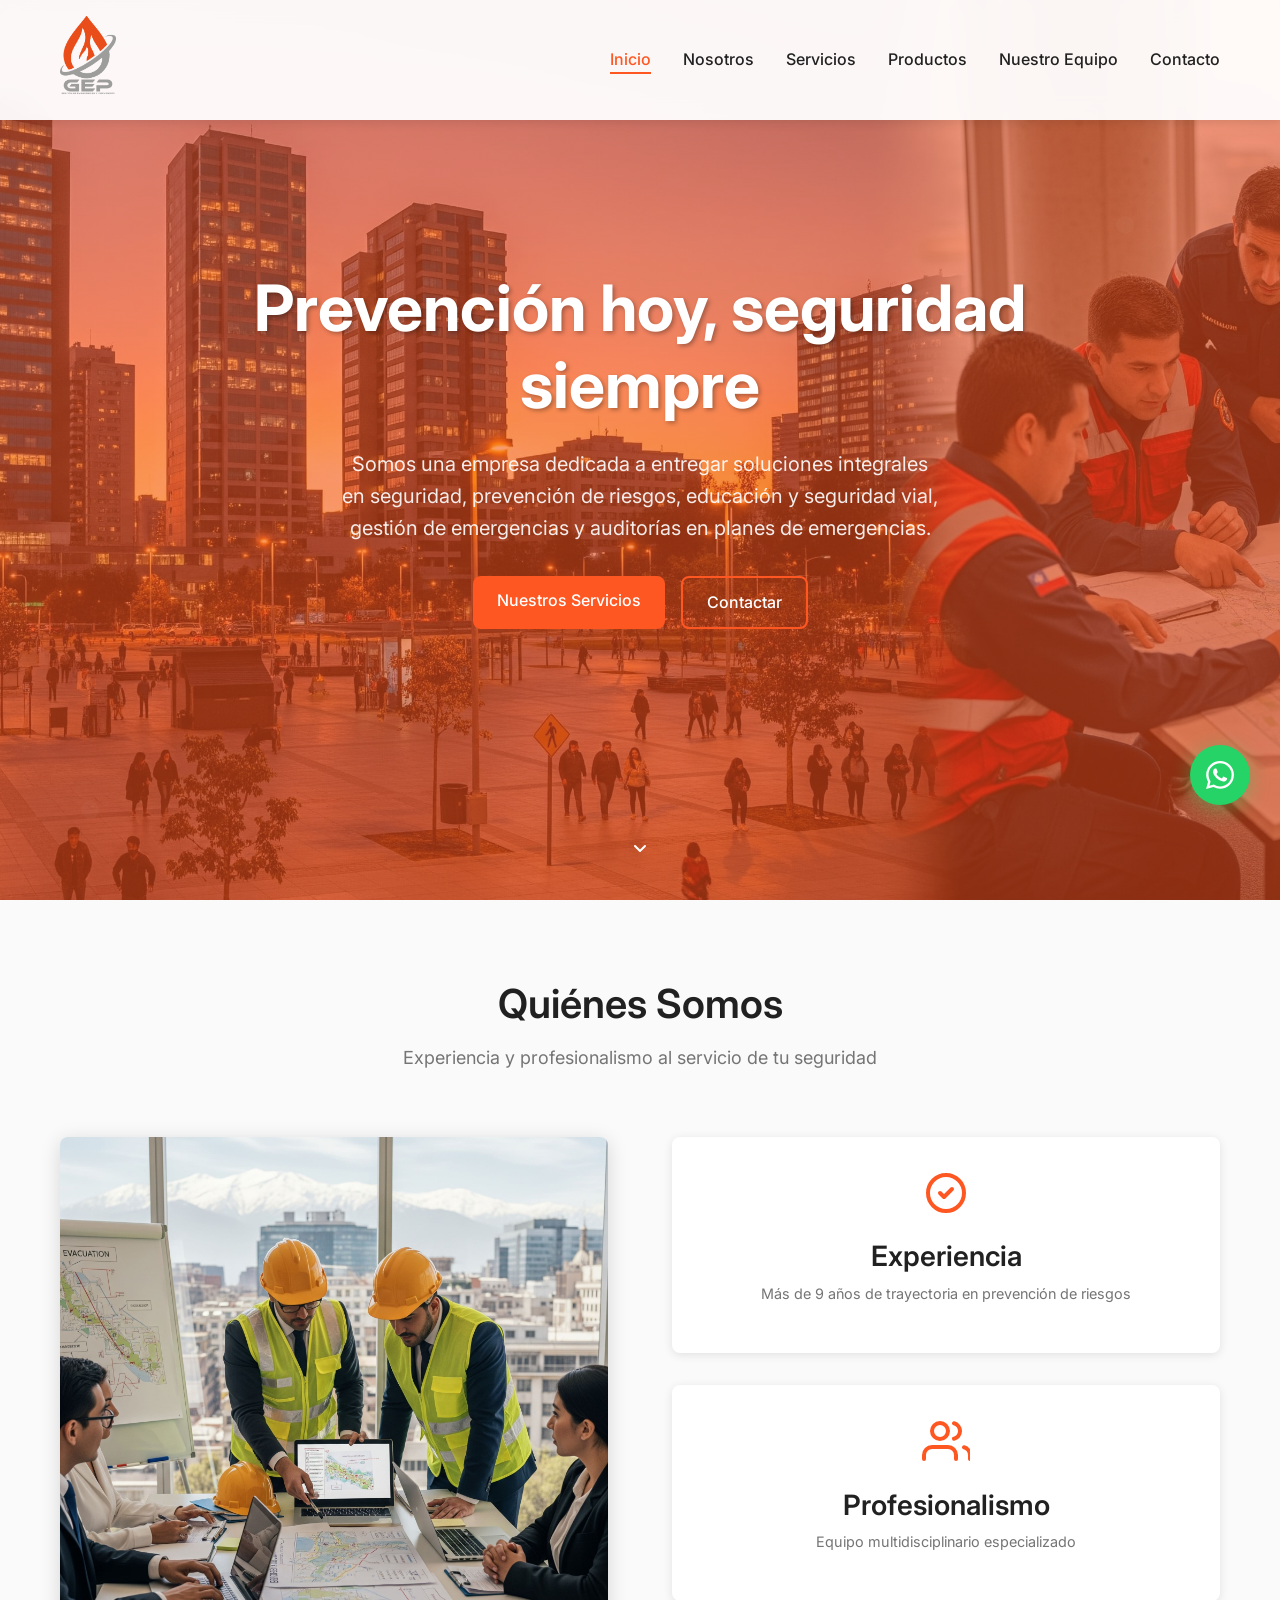
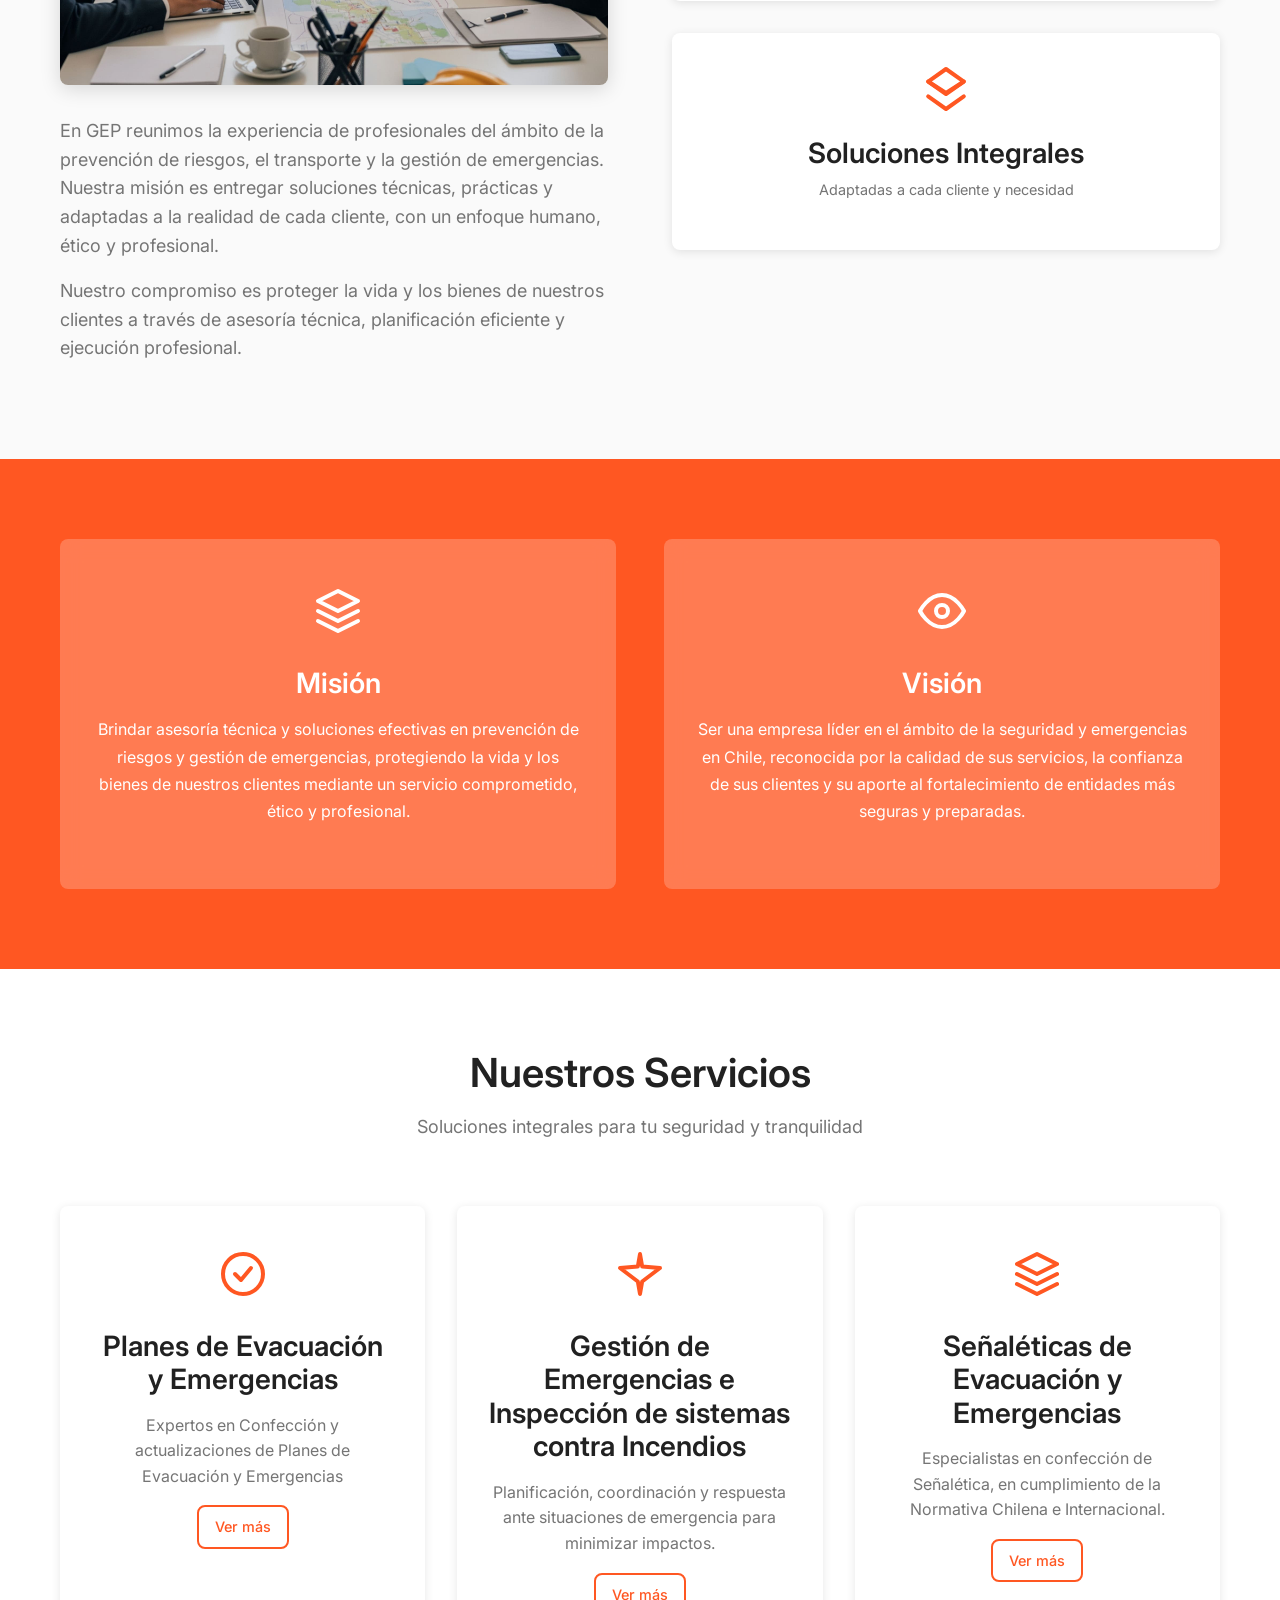
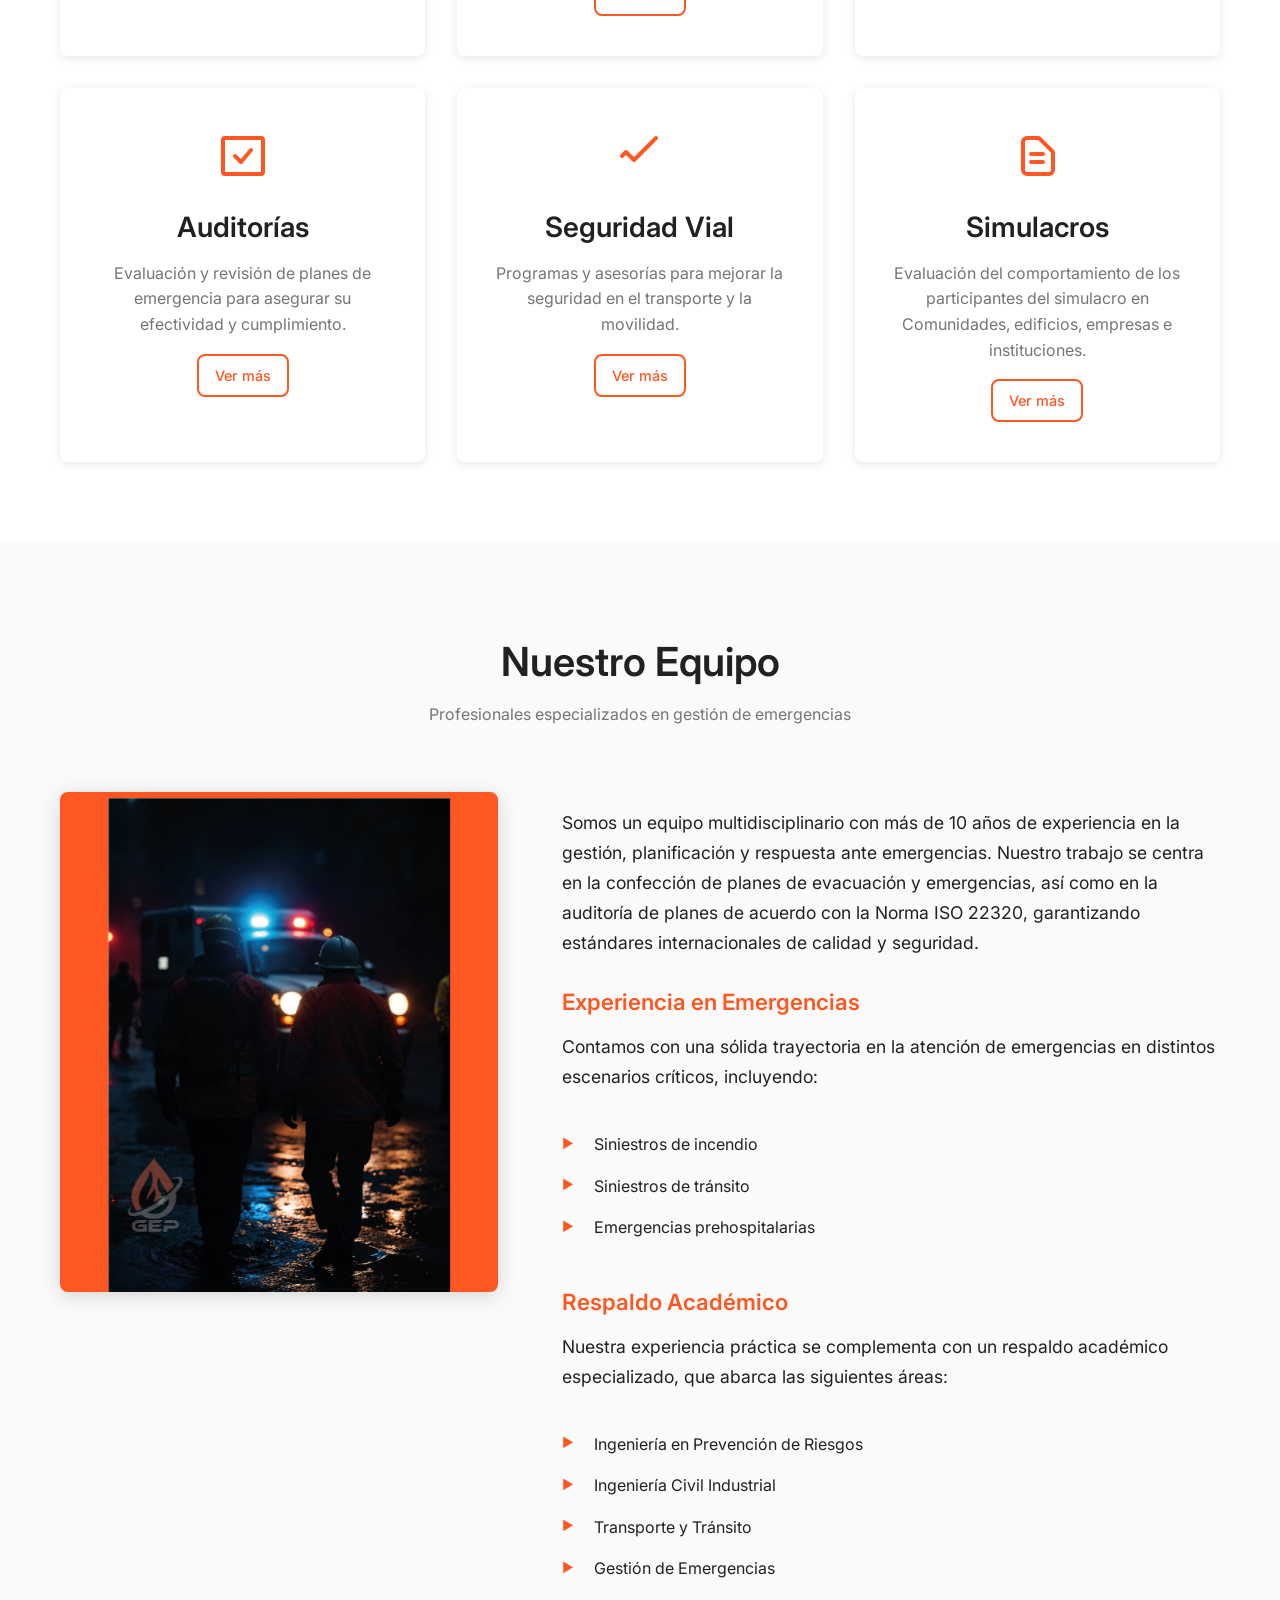
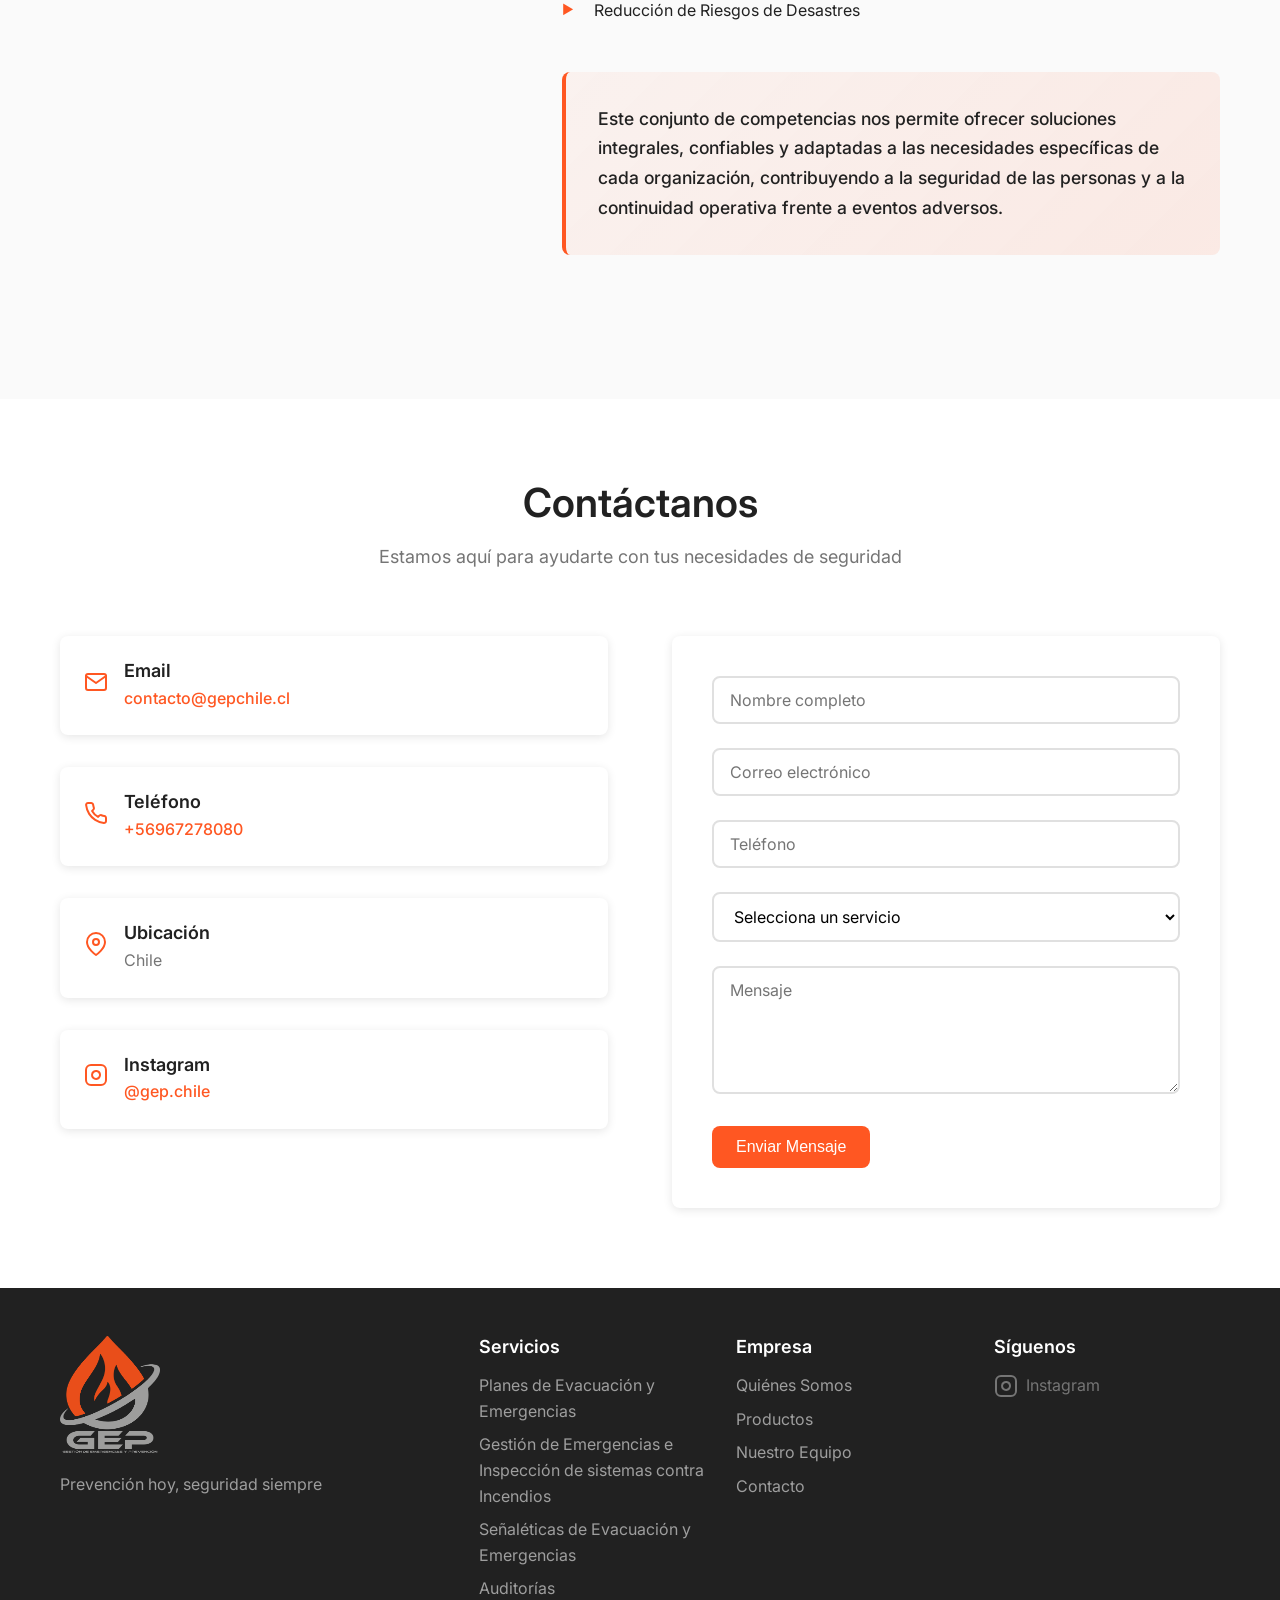
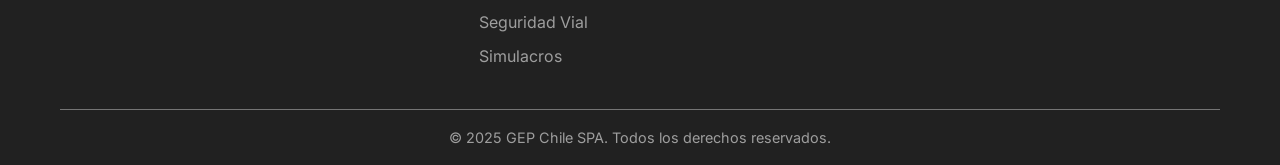
<file: index.html>
<!DOCTYPE html>
<html lang="es">
<head>
    <meta charset="UTF-8">
    <meta name="viewport" content="width=device-width, initial-scale=1.0">
    <title>GEP Chile - Gestión de Emergencias y Prevención</title>
    <meta name="description" content="Empresa dedicada a entregar soluciones integrales en seguridad, prevención de riesgos, educación y seguridad vial, gestión de emergencias y auditorías.">
    <link rel="stylesheet" href="assets/css/styles.css">
    <link rel="preconnect" href="https://fonts.googleapis.com">
    <link rel="preconnect" href="https://fonts.gstatic.com" crossorigin>
    <link href="https://fonts.googleapis.com/css2?family=Inter:wght@300;400;500;600;700&display=swap" rel="stylesheet">
</head>
<body>
    <!-- Header -->
    <header class="header">
        <nav class="navbar">
            <div class="container">
                <div class="nav-brand">
                    <img src="assets/img/logo.png" alt="GEP Chile Logo" class="logo">
                </div>
                <div class="nav-menu" id="nav-menu">
                    <ul class="nav-list">
                        <li class="nav-item"><a href="#inicio" class="nav-link">Inicio</a></li>
                        <li class="nav-item"><a href="#nosotros" class="nav-link">Nosotros</a></li>
                        <li class="nav-item"><a href="#servicios" class="nav-link">Servicios</a></li>
                        <li class="nav-item"><a href="productos.html" class="nav-link">Productos</a></li>
                        <li class="nav-item"><a href="#equipo" class="nav-link">Nuestro Equipo</a></li>
                        <li class="nav-item"><a href="#contacto" class="nav-link">Contacto</a></li>
                    </ul>
                </div>
                <div class="nav-toggle" id="nav-toggle">
                    <span class="bar"></span>
                    <span class="bar"></span>
                    <span class="bar"></span>
                </div>
            </div>
        </nav>
    </header>

    <!-- Hero Section -->
    <section id="inicio" class="hero">
        <div class="hero-overlay"></div>
        <div class="container">
            <div class="hero-content">
                <h1 class="hero-title">Prevención hoy, seguridad siempre</h1>
                <p class="hero-subtitle">Somos una empresa dedicada a entregar soluciones integrales en seguridad, prevención de riesgos, educación y seguridad vial, gestión de emergencias y auditorías en planes de emergencias.</p>
                <div class="hero-buttons">
                    <a href="#servicios" class="btn btn-primary">Nuestros Servicios</a>
                    <a href="#contacto" class="btn btn-secondary">Contactar</a>
                </div>
            </div>
        </div>
        <div class="hero-scroll">
            <svg width="24" height="24" viewBox="0 0 24 24" fill="none" xmlns="http://www.w3.org/2000/svg">
                <path d="M7 10L12 15L17 10" stroke="currentColor" stroke-width="2" stroke-linecap="round" stroke-linejoin="round"/>
            </svg>
        </div>
    </section>

    <!-- About Section -->
    <section id="nosotros" class="about">
        <div class="container">
            <div class="section-header">
                <h2 class="section-title">Quiénes Somos</h2>
                <p class="section-subtitle">Experiencia y profesionalismo al servicio de tu seguridad</p>
            </div>
            <div class="about-content">
                <div class="about-left-column">
                    <div class="about-image">
                        <img src="assets/img/us.jpg" alt="Equipo GEP Chile" class="about-us-image">
                    </div>
                    <div class="about-text">
                        <p>En GEP reunimos la experiencia de profesionales del ámbito de la prevención de riesgos, el transporte y la gestión de emergencias. Nuestra misión es entregar soluciones técnicas, prácticas y adaptadas a la realidad de cada cliente, con un enfoque humano, ético y profesional.</p>
                        <p>Nuestro compromiso es proteger la vida y los bienes de nuestros clientes a través de asesoría técnica, planificación eficiente y ejecución profesional.</p>
                    </div>
                </div>
                <div class="about-stats">
                    <div class="stat-item">
                        <div class="stat-icon">
                            <svg width="48" height="48" viewBox="0 0 24 24" fill="none" xmlns="http://www.w3.org/2000/svg">
                                <path d="M9 12L11 14L15 10M21 12C21 16.9706 16.9706 21 12 21C7.02944 21 3 16.9706 3 12C3 7.02944 7.02944 3 12 3C16.9706 3 21 7.02944 21 12Z" stroke="currentColor" stroke-width="2" stroke-linecap="round" stroke-linejoin="round"/>
                            </svg>
                        </div>
                        <h3>Experiencia</h3>
                        <p>Más de 9 años de trayectoria en prevención de riesgos</p>
                    </div>
                    <div class="stat-item">
                        <div class="stat-icon">
                            <svg width="48" height="48" viewBox="0 0 24 24" fill="none" xmlns="http://www.w3.org/2000/svg">
                                <path d="M17 21V19C17 17.9391 16.5786 16.9217 15.8284 16.1716C15.0783 15.4214 14.0609 15 13 15H5C3.93913 15 2.92172 15.4214 2.17157 16.1716C1.42143 16.9217 1 17.9391 1 19V21M13 7C13 9.20914 11.2091 11 9 11C6.79086 11 5 9.20914 5 7C5 4.79086 6.79086 3 9 3C11.2091 3 13 4.79086 13 7ZM24 21V19C23.9993 18.1137 23.7044 17.2528 23.1614 16.5523C22.6184 15.8519 21.8581 15.3516 21 15.13M16 3.13C16.8604 3.35031 17.623 3.85071 18.1676 4.55232C18.7122 5.25392 19.0078 6.11683 19.0078 7.005C19.0078 7.89317 18.7122 8.75608 18.1676 9.45768C17.623 10.1593 16.8604 10.6597 16 10.88" stroke="currentColor" stroke-width="2" stroke-linecap="round" stroke-linejoin="round"/>
                            </svg>
                        </div>
                        <h3>Profesionalismo</h3>
                        <p>Equipo multidisciplinario especializado</p>
                    </div>
                    <div class="stat-item">
                        <div class="stat-icon">
                            <svg width="48" height="48" viewBox="0 0 24 24" fill="none" xmlns="http://www.w3.org/2000/svg">
                                <path d="M12 2L3.09 8.26L12 14L20.91 8.26L12 2Z" stroke="currentColor" stroke-width="2" stroke-linecap="round" stroke-linejoin="round"/>
                                <path d="M3.09 15.74L12 22L20.91 15.74" stroke="currentColor" stroke-width="2" stroke-linecap="round" stroke-linejoin="round"/>
                                <path d="M3.09 8.26L12 14.52L20.91 8.26" stroke="currentColor" stroke-width="2" stroke-linecap="round" stroke-linejoin="round"/>
                            </svg>
                        </div>
                        <h3>Soluciones Integrales</h3>
                        <p>Adaptadas a cada cliente y necesidad</p>
                    </div>
                </div>
            </div>
        </div>
    </section>

    <!-- Mission & Vision -->
    <section class="mission-vision">
        <div class="container">
            <div class="mv-grid">
                <div class="mv-item">
                    <div class="mv-icon">
                        <svg width="48" height="48" viewBox="0 0 24 24" fill="none" xmlns="http://www.w3.org/2000/svg">
                            <path d="M12 2L2 7L12 12L22 7L12 2Z" stroke="currentColor" stroke-width="2" stroke-linecap="round" stroke-linejoin="round"/>
                            <path d="M2 17L12 22L22 17" stroke="currentColor" stroke-width="2" stroke-linecap="round" stroke-linejoin="round"/>
                            <path d="M2 12L12 17L22 12" stroke="currentColor" stroke-width="2" stroke-linecap="round" stroke-linejoin="round"/>
                        </svg>
                    </div>
                    <h3>Misión</h3>
                    <p>Brindar asesoría técnica y soluciones efectivas en prevención de riesgos y gestión de emergencias, protegiendo la vida y los bienes de nuestros clientes mediante un servicio comprometido, ético y profesional.</p>
                </div>
                <div class="mv-item">
                    <div class="mv-icon">
                        <svg width="48" height="48" viewBox="0 0 24 24" fill="none" xmlns="http://www.w3.org/2000/svg">
                            <path d="M1 12S5 4 12 4S23 12 23 12S19 20 12 20S1 12 1 12Z" stroke="currentColor" stroke-width="2" stroke-linecap="round" stroke-linejoin="round"/>
                            <circle cx="12" cy="12" r="3" stroke="currentColor" stroke-width="2"/>
                        </svg>
                    </div>
                    <h3>Visión</h3>
                    <p>Ser una empresa líder en el ámbito de la seguridad y emergencias en Chile, reconocida por la calidad de sus servicios, la confianza de sus clientes y su aporte al fortalecimiento de entidades más seguras y preparadas.</p>
                </div>
            </div>
        </div>
    </section>    <!-
- Services Section -->
    <section id="servicios" class="services">
        <div class="container">
            <div class="section-header">
                <h2 class="section-title">Nuestros Servicios</h2>
                <p class="section-subtitle">Soluciones integrales para tu seguridad y tranquilidad</p>
            </div>
            <div class="services-grid">
                <a href="planes-evacuacion-emergencias.html" class="service-card">
                    <div class="service-icon">
                        <svg width="48" height="48" viewBox="0 0 24 24" fill="none" xmlns="http://www.w3.org/2000/svg">
                            <path d="M12 22C17.5228 22 22 17.5228 22 12C22 6.47715 17.5228 2 12 2C6.47715 2 2 6.47715 2 12C2 17.5228 6.47715 22 12 22Z" stroke="currentColor" stroke-width="2" stroke-linecap="round" stroke-linejoin="round"/>
                            <path d="M8 12L11 15L16 9" stroke="currentColor" stroke-width="2" stroke-linecap="round" stroke-linejoin="round"/>
                        </svg>
                    </div>
                    <h3>Planes de Evacuación y Emergencias</h3>
                    <p>Expertos en Confección y actualizaciones de Planes de Evacuación y Emergencias</p>
                    <div class="service-btn">
                        <span class="btn btn-outline">Ver más</span>
                    </div>
                </a>
                <a href="gestion-emergencias-inspecciones.html" class="service-card">
                    <div class="service-icon">
                        <svg width="48" height="48" viewBox="0 0 24 24" fill="none" xmlns="http://www.w3.org/2000/svg">
                            <path d="M12 2L13.09 8.26L22 9L13.09 15.74L12 22L10.91 15.74L2 9L10.91 8.26L12 2Z" stroke="currentColor" stroke-width="2" stroke-linecap="round" stroke-linejoin="round"/>
                        </svg>
                    </div>
                    <h3>Gestión de Emergencias e Inspección de sistemas contra Incendios</h3>
                    <p>Planificación, coordinación y respuesta ante situaciones de emergencia para minimizar impactos.</p>
                    <div class="service-btn">
                        <span class="btn btn-outline">Ver más</span>
                    </div>
                </a>
                <a href="senaletica-evacuacion.html" class="service-card">
                    <div class="service-icon">
                        <svg width="48" height="48" viewBox="0 0 24 24" fill="none" xmlns="http://www.w3.org/2000/svg">
                            <path d="M12 2L2 7L12 12L22 7L12 2Z" stroke="currentColor" stroke-width="2" stroke-linecap="round" stroke-linejoin="round"/>
                            <path d="M2 17L12 22L22 17" stroke="currentColor" stroke-width="2" stroke-linecap="round" stroke-linejoin="round"/>
                            <path d="M2 12L12 17L22 12" stroke="currentColor" stroke-width="2" stroke-linecap="round" stroke-linejoin="round"/>
                        </svg>
                    </div>
                    <h3>Señaléticas de Evacuación y Emergencias</h3>
                    <p>Especialistas en confección de Señalética, en cumplimiento de la Normativa Chilena e Internacional.</p>
                    <div class="service-btn">
                        <span class="btn btn-outline">Ver más</span>
                    </div>
                </a>
                <a href="auditorias-emergencias.html" class="service-card">
                    <div class="service-icon">
                        <svg width="48" height="48" viewBox="0 0 24 24" fill="none" xmlns="http://www.w3.org/2000/svg">
                            <path d="M3 3H21C21.5523 3 22 3.44772 22 4V20C22 20.5523 21.5523 21 21 21H3C2.44772 21 2 20.5523 2 20V4C2 3.44772 2.44772 3 3 3Z" stroke="currentColor" stroke-width="2" stroke-linecap="round" stroke-linejoin="round"/>
                            <path d="M8 12L11 15L16 9" stroke="currentColor" stroke-width="2" stroke-linecap="round" stroke-linejoin="round"/>
                        </svg>
                    </div>
                    <h3>Auditorías</h3>
                    <p>Evaluación y revisión de planes de emergencia para asegurar su efectividad y cumplimiento.</p>
                    <div class="service-btn">
                        <span class="btn btn-outline">Ver más</span>
                    </div>
                </a>
                <a href="seguridad-vial.html" class="service-card">
                    <div class="service-icon">
                        <svg width="48" height="48" viewBox="0 0 24 24" fill="none" xmlns="http://www.w3.org/2000/svg">
                            <path d="M3 12L5 10L9 14L20 3" stroke="currentColor" stroke-width="2" stroke-linecap="round" stroke-linejoin="round"/>
                        </svg>
                    </div>
                    <h3>Seguridad Vial</h3>
                    <p>Programas y asesorías para mejorar la seguridad en el transporte y la movilidad.</p>
                    <div class="service-btn">
                        <span class="btn btn-outline">Ver más</span>
                    </div>
                </a>
                <a href="simulacros-emergencias.html" class="service-card">
                    <div class="service-icon">
                        <svg width="48" height="48" viewBox="0 0 24 24" fill="none" xmlns="http://www.w3.org/2000/svg">
                            <path d="M9 11H15M9 15H15M17 21H7C5.89543 21 5 20.1046 5 19V5C5 3.89543 5.89543 3 7 3H12.5858C12.851 3 13.1054 3.10536 13.2929 3.29289L19.7071 9.70711C19.8946 9.89464 20 10.149 20 10.4142V19C20 20.1046 19.1046 21 18 21H17Z" stroke="currentColor" stroke-width="2" stroke-linecap="round" stroke-linejoin="round"/>
                        </svg>
                    </div>
                    <h3>Simulacros</h3>
                    <p>Evaluación del comportamiento de los participantes del simulacro en Comunidades, edificios, empresas e instituciones.</p>
                    <div class="service-btn">
                        <span class="btn btn-outline">Ver más</span>
                    </div>
                </a>
            </div>
        </div>
    </section>



    <!-- Team Section -->
    <section id="equipo" class="team">
        <div class="container">
            <div class="section-header">
                <h2>Nuestro Equipo</h2>
                <p>Profesionales especializados en gestión de emergencias</p>
            </div>
            <div class="team-content">
                <div class="team-image">
                    <img src="assets/img/team.jpg" alt="Nuestro Equipo" class="team-photo">
                </div>
                <div class="team-info">
                    <p>Somos un equipo multidisciplinario con más de 10 años de experiencia en la gestión, planificación y respuesta ante emergencias. Nuestro trabajo se centra en la confección de planes de evacuación y emergencias, así como en la auditoría de planes de acuerdo con la Norma ISO 22320, garantizando estándares internacionales de calidad y seguridad.</p>
                    
                    <div class="experience-section">
                        <h3>Experiencia en Emergencias</h3>
                        <p>Contamos con una sólida trayectoria en la atención de emergencias en distintos escenarios críticos, incluyendo:</p>
                        <ul class="experience-list">
                            <li>Siniestros de incendio</li>
                            <li>Siniestros de tránsito</li>
                            <li>Emergencias prehospitalarias</li>
                        </ul>
                    </div>
                    
                    <div class="academic-section">
                        <h3>Respaldo Académico</h3>
                        <p>Nuestra experiencia práctica se complementa con un respaldo académico especializado, que abarca las siguientes áreas:</p>
                        <ul class="academic-list">
                            <li>Ingeniería en Prevención de Riesgos</li>
                            <li>Ingeniería Civil Industrial</li>
                            <li>Transporte y Tránsito</li>
                            <li>Gestión de Emergencias</li>
                            <li>Reducción de Riesgos de Desastres</li>
                        </ul>
                    </div>
                    
                    <p class="team-conclusion">Este conjunto de competencias nos permite ofrecer soluciones integrales, confiables y adaptadas a las necesidades específicas de cada organización, contribuyendo a la seguridad de las personas y a la continuidad operativa frente a eventos adversos.</p>
                </div>
            </div>
        </div>
    </section>

    <!-- Contact Section -->
    <section id="contacto" class="contact">
        <div class="container">
            <div class="section-header">
                <h2 class="section-title">Contáctanos</h2>
                <p class="section-subtitle">Estamos aquí para ayudarte con tus necesidades de seguridad</p>
            </div>
            <div class="contact-content">
                <div class="contact-info">
                    <div class="contact-item">
                        <div class="contact-icon">
                            <svg width="24" height="24" viewBox="0 0 24 24" fill="none" xmlns="http://www.w3.org/2000/svg">
                                <path d="M4 4H20C21.1 4 22 4.9 22 6V18C22 19.1 21.1 20 20 20H4C2.9 20 2 19.1 2 18V6C2 4.9 2.9 4 4 4Z" stroke="currentColor" stroke-width="2" stroke-linecap="round" stroke-linejoin="round"/>
                                <polyline points="22,6 12,13 2,6" stroke="currentColor" stroke-width="2" stroke-linecap="round" stroke-linejoin="round"/>
                            </svg>
                        </div>
                        <div>
                            <h3>Email</h3>
                            <p><a href="mailto:contacto@gepchile.cl">contacto@gepchile.cl</a></p>
                        </div>
                    </div>
                    <div class="contact-item">
                        <div class="contact-icon">
                            <svg width="24" height="24" viewBox="0 0 24 24" fill="none" xmlns="http://www.w3.org/2000/svg">
                                <path d="M22 16.92V19.92C22.0011 20.1985 21.9441 20.4742 21.8325 20.7293C21.7209 20.9845 21.5573 21.2136 21.3521 21.4019C21.1468 21.5901 20.9046 21.7335 20.6407 21.8227C20.3769 21.9119 20.0974 21.9451 19.82 21.92C16.7428 21.5856 13.787 20.5341 11.19 18.85C8.77382 17.3147 6.72533 15.2662 5.18999 12.85C3.49997 10.2412 2.44824 7.27099 2.11999 4.18C2.095 3.90347 2.12787 3.62476 2.21649 3.36162C2.30512 3.09849 2.44756 2.85669 2.63476 2.65162C2.82196 2.44655 3.0498 2.28271 3.30379 2.17052C3.55777 2.05833 3.83233 2.00026 4.10999 2H7.10999C7.59531 1.99522 8.06579 2.16708 8.43376 2.48353C8.80173 2.79999 9.04207 3.23945 9.10999 3.72C9.23662 4.68007 9.47144 5.62273 9.80999 6.53C9.94454 6.88792 9.97366 7.27691 9.8939 7.65088C9.81415 8.02485 9.62886 8.36811 9.35999 8.64L8.08999 9.91C9.51355 12.4135 11.5865 14.4864 14.09 15.91L15.36 14.64C15.6319 14.3711 15.9751 14.1858 16.3491 14.1061C16.7231 14.0263 17.1121 14.0555 17.47 14.19C18.3773 14.5286 19.3199 14.7634 20.28 14.89C20.7658 14.9585 21.2094 15.2032 21.5265 15.5775C21.8437 15.9518 22.0122 16.4296 22 16.92Z" stroke="currentColor" stroke-width="2" stroke-linecap="round" stroke-linejoin="round"/>
                            </svg>
                        </div>
                        <div>
                            <h3>Teléfono</h3>
                            <p><a href="tel:+56967278080">+56967278080</a></p>
                        </div>
                    </div>
                    <div class="contact-item">
                        <div class="contact-icon">
                            <svg width="24" height="24" viewBox="0 0 24 24" fill="none" xmlns="http://www.w3.org/2000/svg">
                                <path d="M21 10C21 17 12 23 12 23S3 17 3 10C3 7.61305 3.94821 5.32387 5.63604 3.63604C7.32387 1.94821 9.61305 1 12 1C14.3869 1 16.6761 1.94821 18.364 3.63604C20.0518 5.32387 21 7.61305 21 10Z" stroke="currentColor" stroke-width="2" stroke-linecap="round" stroke-linejoin="round"/>
                                <circle cx="12" cy="10" r="3" stroke="currentColor" stroke-width="2" stroke-linecap="round" stroke-linejoin="round"/>
                            </svg>
                        </div>
                        <div>
                            <h3>Ubicación</h3>
                            <p>Chile</p>
                        </div>
                    </div>
                    <div class="contact-item">
                        <div class="contact-icon">
                            <svg width="24" height="24" viewBox="0 0 24 24" fill="none" xmlns="http://www.w3.org/2000/svg">
                                <rect x="2" y="2" width="20" height="20" rx="5" ry="5" stroke="currentColor" stroke-width="2"/>
                                <path d="M16 11.37A4 4 0 1 1 12.63 8 4 4 0 0 1 16 11.37z" stroke="currentColor" stroke-width="2"/>
                                <line x1="17.5" y1="6.5" x2="17.51" y2="6.5" stroke="currentColor" stroke-width="2"/>
                            </svg>
                        </div>
                        <div>
                            <h3>Instagram</h3>
                            <p><a href="https://www.instagram.com/gep.chile" target="_blank" rel="noopener noreferrer">@gep.chile</a></p>
                        </div>
                    </div>
                </div>
                <form class="contact-form">
                    <div class="form-group">
                        <input type="text" id="name" name="name" placeholder="Nombre completo" required>
                    </div>
                    <div class="form-group">
                        <input type="email" id="email" name="email" placeholder="Correo electrónico" required>
                    </div>
                    <div class="form-group">
                        <input type="tel" id="phone" name="phone" placeholder="Teléfono">
                    </div>
                    <div class="form-group">
                        <select id="service" name="service" required>
                            <option value="">Selecciona un servicio</option>
                            <option value="planes-evacuacion">Planes de Evacuación y Emergencias</option>
                            <option value="emergencias">Gestión de Emergencias e Inspección de sistemas contra Incendios</option>
                            <option value="senaleticas">Señaléticas de Evacuación y Emergencias</option>
                            <option value="auditorias">Auditorías</option>
                            <option value="vial">Seguridad Vial</option>
                            <option value="simulacros">Simulacros</option>
                        </select>
                    </div>
                    <div class="form-group">
                        <textarea id="message" name="message" placeholder="Mensaje" rows="5" required></textarea>
                    </div>
                    <button type="submit" class="btn btn-primary">Enviar Mensaje</button>
                </form>
            </div>
        </div>
    </section>

    <!-- Footer -->
    <footer class="footer">
        <div class="container">
            <div class="footer-content">
                <div class="footer-brand">
                <img src="assets/img/logo.png" alt="GEP Chile Logo" class="footer-logo">
                    <p>Prevención hoy, seguridad siempre</p>
                </div>
                <div class="footer-links">
                    <div class="footer-section">
                        <h4>Servicios</h4>
                        <ul>
                            <li><a href="#servicios">Planes de Evacuación y Emergencias</a></li>
                            <li><a href="#servicios">Gestión de Emergencias e Inspección de sistemas contra Incendios</a></li>
                            <li><a href="#servicios">Señaléticas de Evacuación y Emergencias</a></li>
                            <li><a href="#servicios">Auditorías</a></li>
                            <li><a href="#servicios">Seguridad Vial</a></li>
                            <li><a href="#servicios">Simulacros</a></li>
                        </ul>
                    </div>
                    <div class="footer-section">
                        <h4>Empresa</h4>
                        <ul>
                            <li><a href="#nosotros">Quiénes Somos</a></li>
                            <li><a href="productos.html">Productos</a></li>
                            <li><a href="#equipo">Nuestro Equipo</a></li>
                            <li><a href="#contacto">Contacto</a></li>
                        </ul>
                    </div>
                    <div class="footer-section">
                        <h4>Síguenos</h4>
                        <div class="social-links">
                            <a href="https://www.instagram.com/gep.chile" target="_blank" rel="noopener noreferrer" class="social-link">
                                <svg width="24" height="24" viewBox="0 0 24 24" fill="none" xmlns="http://www.w3.org/2000/svg">
                                    <rect x="2" y="2" width="20" height="20" rx="5" ry="5" stroke="currentColor" stroke-width="2"/>
                                    <path d="M16 11.37A4 4 0 1 1 12.63 8 4 4 0 0 1 16 11.37z" stroke="currentColor" stroke-width="2"/>
                                    <line x1="17.5" y1="6.5" x2="17.51" y2="6.5" stroke="currentColor" stroke-width="2"/>
                                </svg>
                                <span>Instagram</span>
                            </a>
                        </div>
                    </div>
                </div>
            </div>
            <div class="footer-bottom">
                <p>&copy; 2025 GEP Chile SPA. Todos los derechos reservados.</p>
            </div>
        </div>
    </footer>

    <script src="assets/js/main.js"></script>
</body>
</html>
</file>
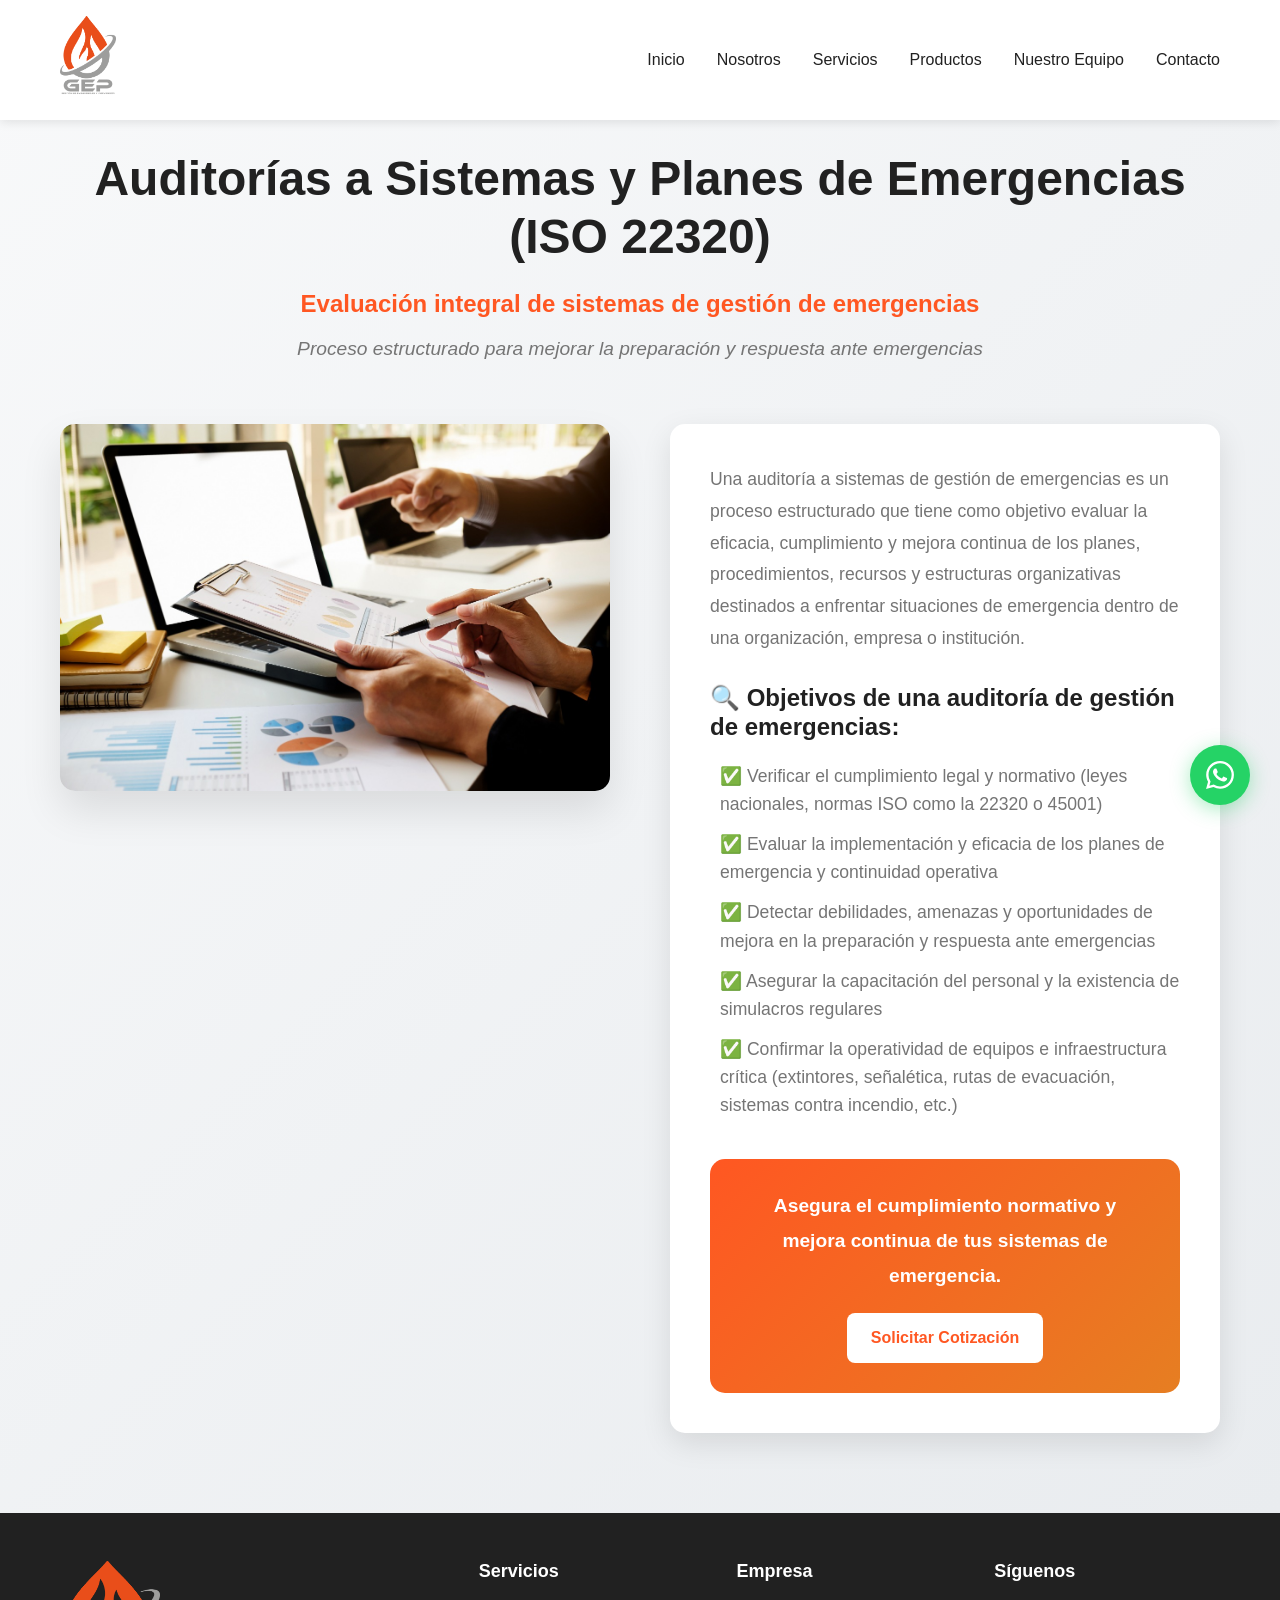
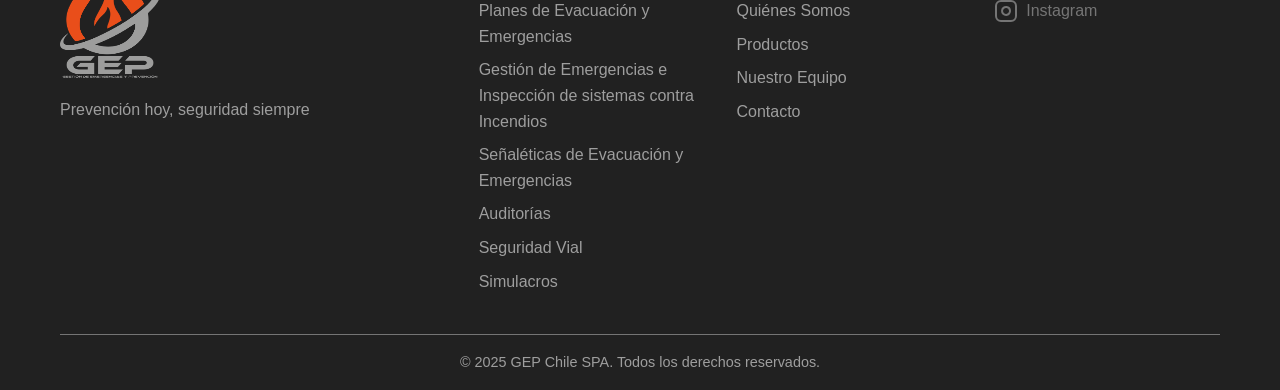
<file: auditorias-emergencias.html>
<!DOCTYPE html>
<html lang="es">
<head>
    <meta charset="UTF-8">
    <meta name="viewport" content="width=device-width, initial-scale=1.0">
    <title>Auditorías a Sistemas y Planes de Emergencias (ISO 22320) - GEP Chile</title>
    <link rel="stylesheet" href="assets/css/styles.css">
    <link rel="icon" type="image/x-icon" href="assets/img/favicon_io/favicon.ico">
</head>
<body>
    <!-- Header -->
    <header class="header">
        <nav class="navbar">
            <div class="container">
                <div class="nav-brand">
                    <img src="assets/img/logo.png" alt="GEP Chile Logo" class="logo">
                </div>
                <div class="nav-menu" id="nav-menu">
                    <ul class="nav-list">
                        <li class="nav-item"><a href="index.html" class="nav-link">Inicio</a></li>
                        <li class="nav-item"><a href="index.html#nosotros" class="nav-link">Nosotros</a></li>
                        <li class="nav-item"><a href="index.html#servicios" class="nav-link">Servicios</a></li>
                        <li class="nav-item"><a href="productos.html" class="nav-link">Productos</a></li>
                        <li class="nav-item"><a href="index.html#equipo" class="nav-link">Nuestro Equipo</a></li>
                        <li class="nav-item"><a href="index.html#contacto" class="nav-link">Contacto</a></li>
                    </ul>
                </div>
                <div class="nav-toggle" id="nav-toggle">
                    <span class="bar"></span>
                    <span class="bar"></span>
                    <span class="bar"></span>
                </div>
            </div>
        </nav>
    </header>

    <!-- Service Detail Section -->
    <section class="service-detail">
        <div class="container">
            <div class="service-detail-header">
                <h1>Auditorías a Sistemas y Planes de Emergencias (ISO 22320)</h1>
                <p class="service-subtitle">Evaluación integral de sistemas de gestión de emergencias</p>
                <p class="service-intro">Proceso estructurado para mejorar la preparación y respuesta ante emergencias</p>
            </div>
            
            <div class="service-detail-body">
                <div class="service-image">
                    <img src="assets/img/servicios/auditorias.jpg" alt="Auditorías a Sistemas y Planes de Emergencias">
                </div>
                
                <div class="service-description">
                    <p>Una auditoría a sistemas de gestión de emergencias es un proceso estructurado que tiene como objetivo evaluar la eficacia, cumplimiento y mejora continua de los planes, procedimientos, recursos y estructuras organizativas destinados a enfrentar situaciones de emergencia dentro de una organización, empresa o institución.</p>
                    
                    <div class="service-benefits">
                        <h3>🔍 Objetivos de una auditoría de gestión de emergencias:</h3>
                        <ul class="benefits-list">
                            <li>✅ Verificar el cumplimiento legal y normativo (leyes nacionales, normas ISO como la 22320 o 45001)</li>
                            <li>✅ Evaluar la implementación y eficacia de los planes de emergencia y continuidad operativa</li>
                            <li>✅ Detectar debilidades, amenazas y oportunidades de mejora en la preparación y respuesta ante emergencias</li>
                            <li>✅ Asegurar la capacitación del personal y la existencia de simulacros regulares</li>
                            <li>✅ Confirmar la operatividad de equipos e infraestructura crítica (extintores, señalética, rutas de evacuación, sistemas contra incendio, etc.)</li>
                        </ul>
                    </div>
                    
                    <div class="service-cta">
                        <p><strong>Asegura el cumplimiento normativo y mejora continua de tus sistemas de emergencia.</strong></p>
                        <a href="index.html?service=auditorias&message=Hola,%20me%20interesa%20obtener%20más%20información%20sobre%20el%20servicio%20de%20Auditorías%20de%20planes%20de%20emergencia.%20Me%20gustaría%20solicitar%20una%20cotización%20para%20evaluar%20el%20cumplimiento%20normativo%20y%20la%20efectividad%20de%20nuestros%20sistemas%20de%20emergencia.#contacto" class="btn btn-primary">Solicitar Cotización</a>
                    </div>
                </div>
            </div>
        </div>
    </section>

    <!-- Footer -->
    <footer class="footer">
        <div class="container">
            <div class="footer-content">
                <div class="footer-brand">
                    <img src="assets/img/logo.png" alt="GEP Chile Logo" class="footer-logo">
                    <p>Prevención hoy, seguridad siempre</p>
                </div>
                <div class="footer-links">
                    <div class="footer-section">
                        <h4>Servicios</h4>
                        <ul>
                            <li><a href="index.html#servicios">Planes de Evacuación y Emergencias</a></li>
                            <li><a href="index.html#servicios">Gestión de Emergencias e Inspección de sistemas contra Incendios</a></li>
                            <li><a href="index.html#servicios">Señaléticas de Evacuación y Emergencias</a></li>
                            <li><a href="index.html#servicios">Auditorías</a></li>
                            <li><a href="index.html#servicios">Seguridad Vial</a></li>
                            <li><a href="index.html#servicios">Simulacros</a></li>
                        </ul>
                    </div>
                    <div class="footer-section">
                        <h4>Empresa</h4>
                        <ul>
                            <li><a href="index.html#nosotros">Quiénes Somos</a></li>
                            <li><a href="productos.html">Productos</a></li>
                            <li><a href="index.html#equipo">Nuestro Equipo</a></li>
                            <li><a href="index.html#contacto">Contacto</a></li>
                        </ul>
                    </div>
                    <div class="footer-section">
                        <h4>Síguenos</h4>
                        <div class="social-links">
                            <a href="https://www.instagram.com/gep.chile" target="_blank" rel="noopener noreferrer" class="social-link">
                                <svg width="24" height="24" viewBox="0 0 24 24" fill="none" xmlns="http://www.w3.org/2000/svg">
                                    <rect x="2" y="2" width="20" height="20" rx="5" ry="5" stroke="currentColor" stroke-width="2"/>
                                    <path d="M16 11.37A4 4 0 1 1 12.63 8 4 4 0 0 1 16 11.37z" stroke="currentColor" stroke-width="2"/>
                                    <line x1="17.5" y1="6.5" x2="17.51" y2="6.5" stroke="currentColor" stroke-width="2"/>
                                </svg>
                                <span>Instagram</span>
                            </a>
                        </div>
                    </div>
                </div>
            </div>
            <div class="footer-bottom">
                <p>&copy; 2025 GEP Chile SPA. Todos los derechos reservados.</p>
            </div>
        </div>
    </footer>

    <script src="assets/js/main.js"></script>
</body>
</html>
</file>
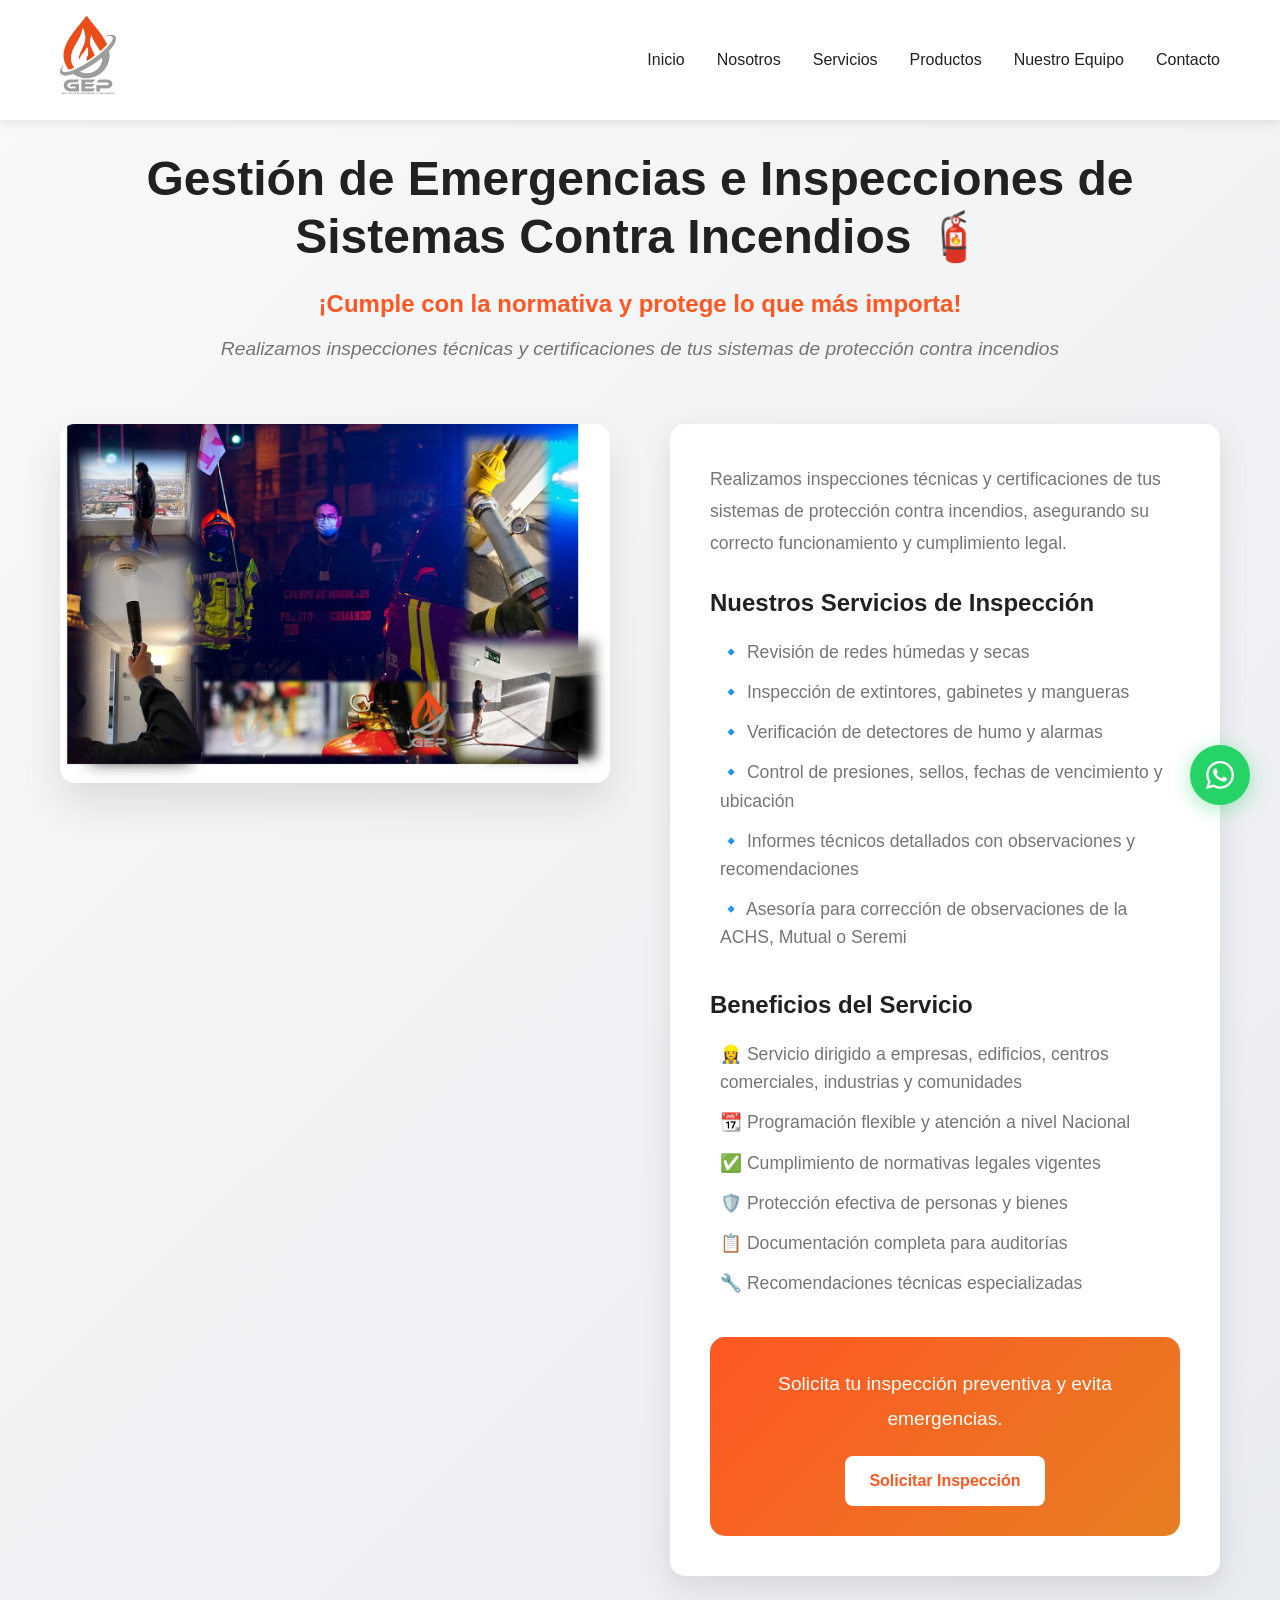
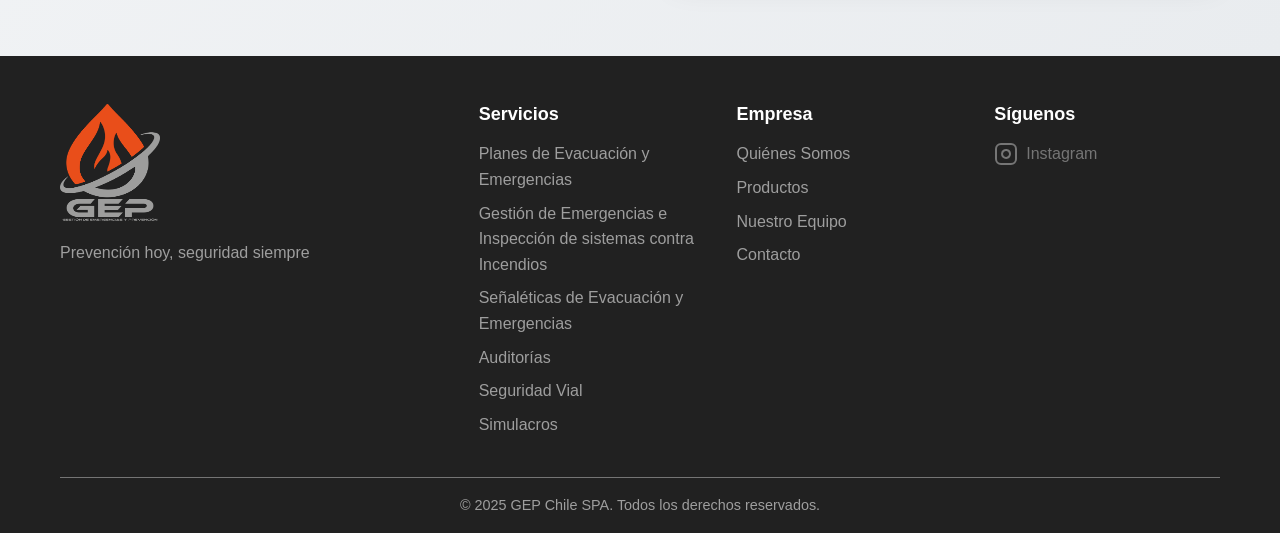
<file: gestion-emergencias-inspecciones.html>
<!DOCTYPE html>
<html lang="es">
<head>
    <meta charset="UTF-8">
    <meta name="viewport" content="width=device-width, initial-scale=1.0">
    <title>Gestión de Emergencias e Inspecciones de Sistemas Contra Incendios - GEP Chile</title>
    <link rel="stylesheet" href="assets/css/styles.css">
    <link rel="icon" type="image/x-icon" href="assets/img/favicon_io/favicon.ico">
</head>
<body>
    <!-- Header -->
    <header class="header">
        <nav class="navbar">
            <div class="container">
                <div class="nav-brand">
                    <img src="assets/img/logo.png" alt="GEP Chile Logo" class="logo">
                </div>
                <div class="nav-menu" id="nav-menu">
                    <ul class="nav-list">
                        <li class="nav-item"><a href="index.html" class="nav-link">Inicio</a></li>
                        <li class="nav-item"><a href="index.html#nosotros" class="nav-link">Nosotros</a></li>
                        <li class="nav-item"><a href="index.html#servicios" class="nav-link">Servicios</a></li>
                        <li class="nav-item"><a href="productos.html" class="nav-link">Productos</a></li>
                        <li class="nav-item"><a href="index.html#equipo" class="nav-link">Nuestro Equipo</a></li>
                        <li class="nav-item"><a href="index.html#contacto" class="nav-link">Contacto</a></li>
                    </ul>
                </div>
                <div class="nav-toggle" id="nav-toggle">
                    <span class="bar"></span>
                    <span class="bar"></span>
                    <span class="bar"></span>
                </div>
            </div>
        </nav>
    </header>

    <!-- Service Detail Section -->
    <section class="service-detail">
        <div class="container">
            <div class="service-detail-content">
                <div class="service-detail-header">
                    <h1>Gestión de Emergencias e Inspecciones de Sistemas Contra Incendios 🧯</h1>
                    <p class="service-subtitle">¡Cumple con la normativa y protege lo que más importa!</p>
                    <p class="service-intro">Realizamos inspecciones técnicas y certificaciones de tus sistemas de protección contra incendios</p>
                </div>
                
                <div class="service-detail-body">
                    <div class="service-image">
                        <img src="assets/img/servicios/gestionemergencias.jpg" alt="Gestión de Emergencias e Inspecciones">
                    </div>
                    
                    <div class="service-description">
                        <p>Realizamos inspecciones técnicas y certificaciones de tus sistemas de protección contra incendios, asegurando su correcto funcionamiento y cumplimiento legal.</p>
                        
                        <div class="service-features">
                            <h3>Nuestros Servicios de Inspección</h3>
                            <ul class="features-list">
                                <li>🔹 Revisión de redes húmedas y secas</li>
                                <li>🔹 Inspección de extintores, gabinetes y mangueras</li>
                                <li>🔹 Verificación de detectores de humo y alarmas</li>
                                <li>🔹 Control de presiones, sellos, fechas de vencimiento y ubicación</li>
                                <li>🔹 Informes técnicos detallados con observaciones y recomendaciones</li>
                                <li>🔹 Asesoría para corrección de observaciones de la ACHS, Mutual o Seremi</li>
                            </ul>
                        </div>
                        
                        <div class="service-benefits">
                            <h3>Beneficios del Servicio</h3>
                            <ul class="benefits-list">
                                <li>👷‍♀️ Servicio dirigido a empresas, edificios, centros comerciales, industrias y comunidades</li>
                                <li>📆 Programación flexible y atención a nivel Nacional</li>
                                <li>✅ Cumplimiento de normativas legales vigentes</li>
                                <li>🛡️ Protección efectiva de personas y bienes</li>
                                <li>📋 Documentación completa para auditorías</li>
                                <li>🔧 Recomendaciones técnicas especializadas</li>
                            </ul>
                        </div>
                        
                        <div class="service-cta">
                            <p>Solicita tu inspección preventiva y evita emergencias.</p>
                            <a href="index.html?service=emergencias&message=Hola,%20me%20interesa%20obtener%20más%20información%20sobre%20el%20servicio%20de%20Gestión%20de%20Emergencias%20e%20Inspección%20de%20sistemas%20contra%20Incendios.%20Me%20gustaría%20solicitar%20una%20inspección%20para%20evaluar%20nuestros%20sistemas%20de%20seguridad%20contra%20incendios.#contacto" class="btn btn-primary">Solicitar Inspección</a>
                        </div>
                    </div>
                </div>
            </div>
        </div>
    </section>

    <!-- Footer -->
    <footer class="footer">
        <div class="container">
            <div class="footer-content">
                <div class="footer-brand">
                    <img src="assets/img/logo.png" alt="GEP Chile Logo" class="footer-logo">
                    <p>Prevención hoy, seguridad siempre</p>
                </div>
                <div class="footer-links">
                    <div class="footer-section">
                        <h4>Servicios</h4>
                        <ul>
                            <li><a href="index.html#servicios">Planes de Evacuación y Emergencias</a></li>
                            <li><a href="index.html#servicios">Gestión de Emergencias e Inspección de sistemas contra Incendios</a></li>
                            <li><a href="index.html#servicios">Señaléticas de Evacuación y Emergencias</a></li>
                            <li><a href="index.html#servicios">Auditorías</a></li>
                            <li><a href="index.html#servicios">Seguridad Vial</a></li>
                            <li><a href="index.html#servicios">Simulacros</a></li>
                        </ul>
                    </div>
                    <div class="footer-section">
                        <h4>Empresa</h4>
                        <ul>
                            <li><a href="index.html#nosotros">Quiénes Somos</a></li>
                            <li><a href="productos.html">Productos</a></li>
                            <li><a href="index.html#equipo">Nuestro Equipo</a></li>
                            <li><a href="index.html#contacto">Contacto</a></li>
                        </ul>
                    </div>
                    <div class="footer-section">
                        <h4>Síguenos</h4>
                        <div class="social-links">
                            <a href="https://www.instagram.com/gep.chile" target="_blank" rel="noopener noreferrer" class="social-link">
                                <svg width="24" height="24" viewBox="0 0 24 24" fill="none" xmlns="http://www.w3.org/2000/svg">
                                    <rect x="2" y="2" width="20" height="20" rx="5" ry="5" stroke="currentColor" stroke-width="2"/>
                                    <path d="M16 11.37A4 4 0 1 1 12.63 8 4 4 0 0 1 16 11.37z" stroke="currentColor" stroke-width="2"/>
                                    <line x1="17.5" y1="6.5" x2="17.51" y2="6.5" stroke="currentColor" stroke-width="2"/>
                                </svg>
                                <span>Instagram</span>
                            </a>
                        </div>
                    </div>
                </div>
            </div>
            <div class="footer-bottom">
                <p>&copy; 2025 GEP Chile SPA. Todos los derechos reservados.</p>
            </div>
        </div>
    </footer>

    <script src="assets/js/main.js"></script>
</body>
</html>
</file>
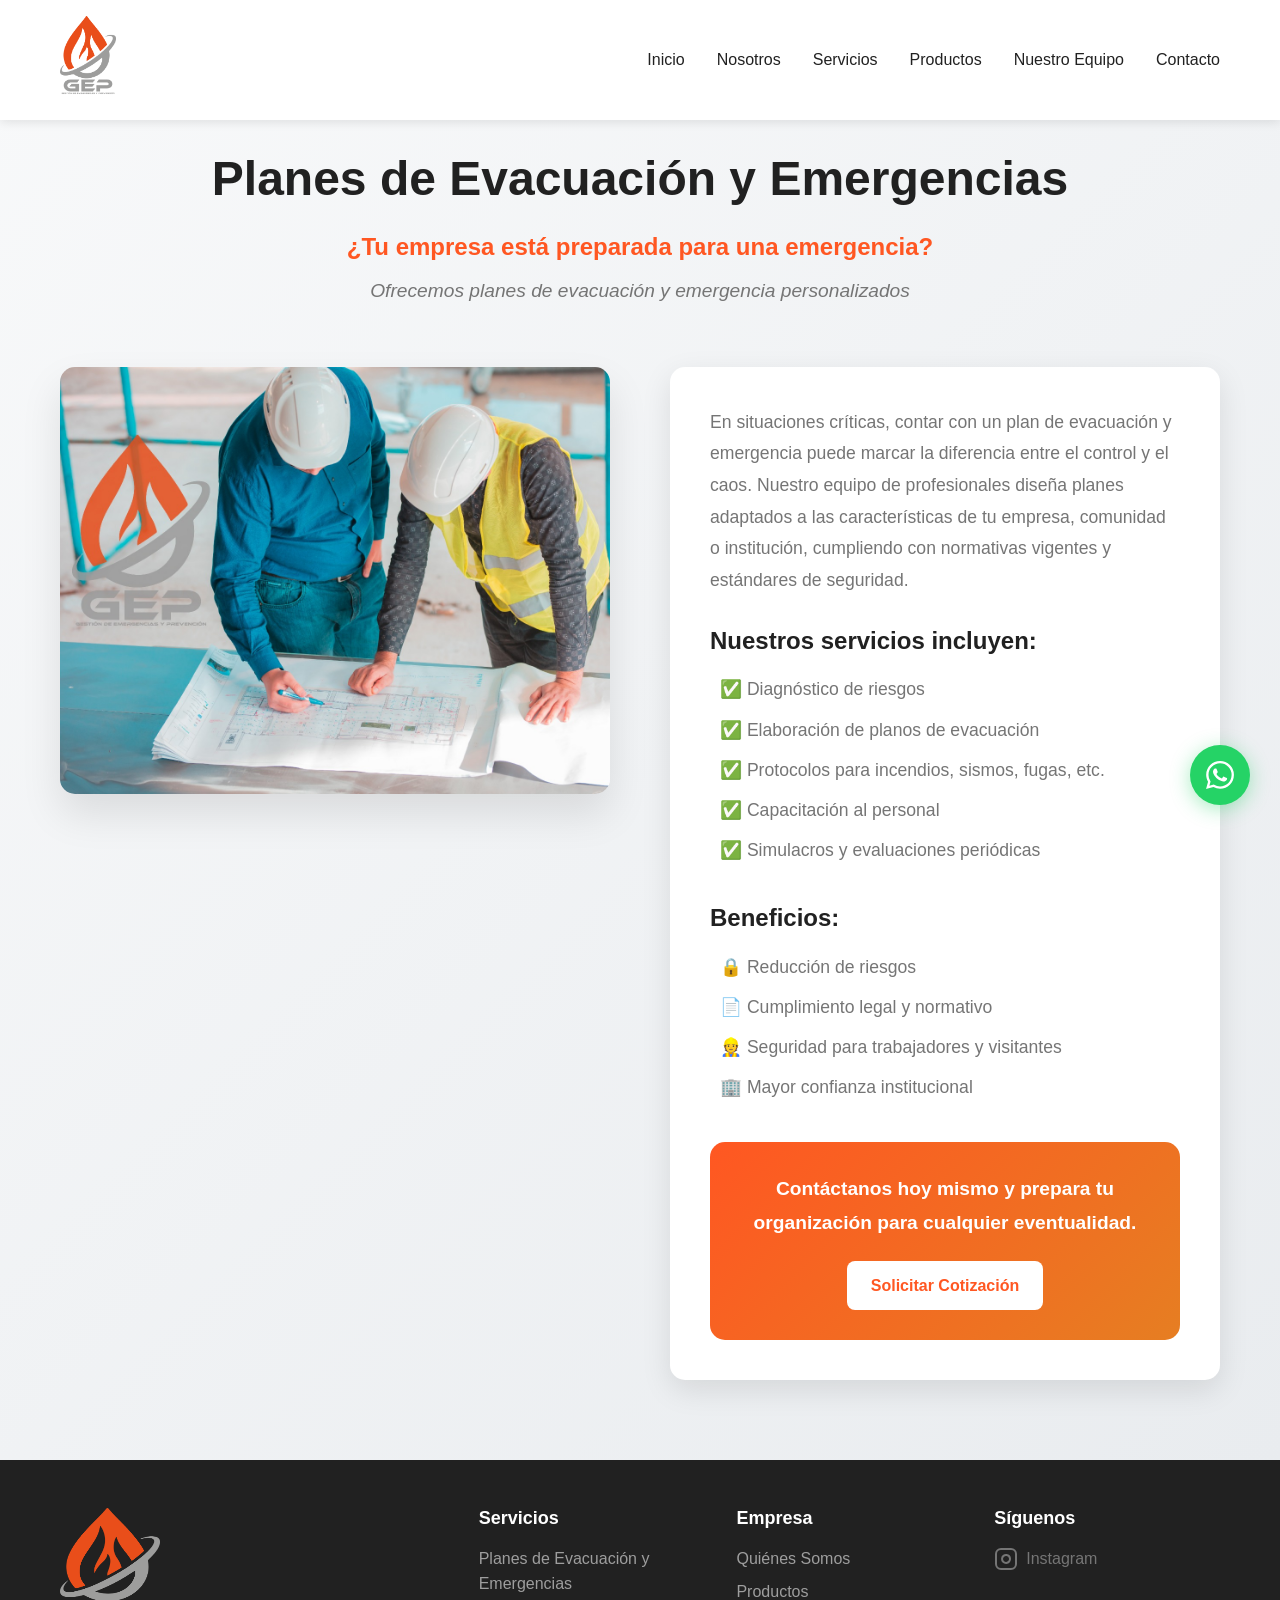
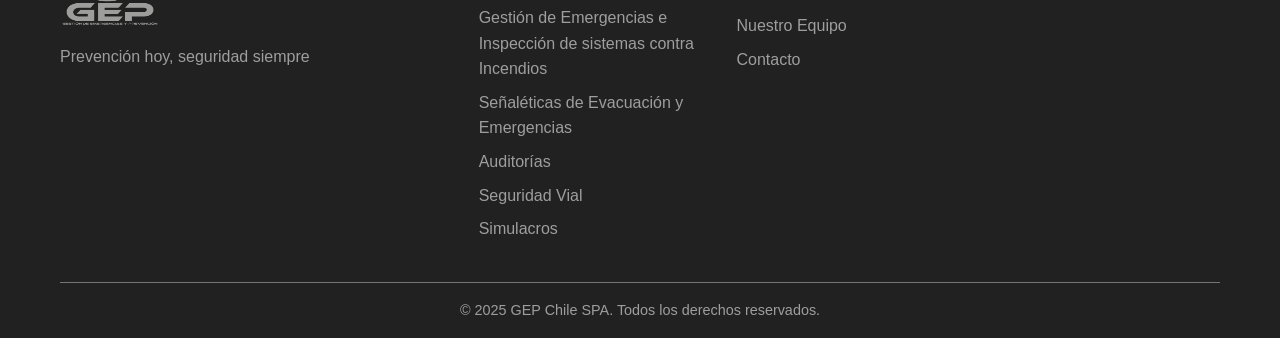
<file: planes-evacuacion-emergencias.html>
<!DOCTYPE html>
<html lang="es">
<head>
    <meta charset="UTF-8">
    <meta name="viewport" content="width=device-width, initial-scale=1.0">
    <title>Planes de Evacuación y Emergencias - GEP Chile</title>
    <link rel="stylesheet" href="assets/css/styles.css">
    <link rel="icon" type="image/x-icon" href="assets/img/favicon_io/favicon.ico">
</head>
<body>
    <!-- Header -->
    <header class="header">
        <nav class="navbar">
            <div class="container">
                <div class="nav-brand">
                    <img src="assets/img/logo.png" alt="GEP Chile Logo" class="logo">
                </div>
                <div class="nav-menu" id="nav-menu">
                    <ul class="nav-list">
                        <li class="nav-item"><a href="index.html" class="nav-link">Inicio</a></li>
                        <li class="nav-item"><a href="index.html#nosotros" class="nav-link">Nosotros</a></li>
                        <li class="nav-item"><a href="index.html#servicios" class="nav-link">Servicios</a></li>
                        <li class="nav-item"><a href="productos.html" class="nav-link">Productos</a></li>
                        <li class="nav-item"><a href="index.html#equipo" class="nav-link">Nuestro Equipo</a></li>
                        <li class="nav-item"><a href="index.html#contacto" class="nav-link">Contacto</a></li>
                    </ul>
                </div>
                <div class="nav-toggle" id="nav-toggle">
                    <span class="bar"></span>
                    <span class="bar"></span>
                    <span class="bar"></span>
                </div>
            </div>
        </nav>
    </header>

    <!-- Service Detail Section -->
    <section class="service-detail">
        <div class="container">
            <div class="service-detail-content">
                <div class="service-detail-header">
                    <h1>Planes de Evacuación y Emergencias</h1>
                    <p class="service-subtitle">¿Tu empresa está preparada para una emergencia?</p>
                    <p class="service-intro">Ofrecemos planes de evacuación y emergencia personalizados</p>
                </div>
                
                <div class="service-detail-body">
                    <div class="service-image">
                        <img src="assets/img/servicios/planesdeevacuacionyemergencia.jpg" alt="Planes de Evacuación y Emergencias">
                    </div>
                    
                    <div class="service-description">
                        <p>En situaciones críticas, contar con un plan de evacuación y emergencia puede marcar la diferencia entre el control y el caos. Nuestro equipo de profesionales diseña planes adaptados a las características de tu empresa, comunidad o institución, cumpliendo con normativas vigentes y estándares de seguridad.</p>
                        
                        <div class="service-features">
                            <h3>Nuestros servicios incluyen:</h3>
                            <ul class="features-list">
                                <li>✅ Diagnóstico de riesgos</li>
                                <li>✅ Elaboración de planos de evacuación</li>
                                <li>✅ Protocolos para incendios, sismos, fugas, etc.</li>
                                <li>✅ Capacitación al personal</li>
                                <li>✅ Simulacros y evaluaciones periódicas</li>
                            </ul>
                        </div>
                        
                        <div class="service-benefits">
                            <h3>Beneficios:</h3>
                            <ul class="benefits-list">
                                <li>🔒 Reducción de riesgos</li>
                                <li>📄 Cumplimiento legal y normativo</li>
                                <li>👷 Seguridad para trabajadores y visitantes</li>
                                <li>🏢 Mayor confianza institucional</li>
                            </ul>
                        </div>
                        
                        <div class="service-cta">
                            <p><strong>Contáctanos hoy mismo y prepara tu organización para cualquier eventualidad.</strong></p>
                            <a href="index.html?service=planes-evacuacion&message=Hola,%20me%20interesa%20obtener%20más%20información%20sobre%20el%20servicio%20de%20Planes%20de%20Evacuación%20y%20Emergencias.%20Me%20gustaría%20solicitar%20una%20cotización%20para%20desarrollar%20un%20plan%20de%20evacuación%20personalizado%20para%20nuestra%20organización.#contacto" class="btn btn-primary">Solicitar Cotización</a>
                        </div>
                    </div>
                </div>
            </div>
        </div>
    </section>

    <!-- Footer -->
    <footer class="footer">
        <div class="container">
            <div class="footer-content">
                <div class="footer-brand">
                    <img src="assets/img/logo.png" alt="GEP Chile Logo" class="footer-logo">
                    <p>Prevención hoy, seguridad siempre</p>
                </div>
                <div class="footer-links">
                    <div class="footer-section">
                        <h4>Servicios</h4>
                        <ul>
                            <li><a href="index.html#servicios">Planes de Evacuación y Emergencias</a></li>
                            <li><a href="index.html#servicios">Gestión de Emergencias e Inspección de sistemas contra Incendios</a></li>
                            <li><a href="index.html#servicios">Señaléticas de Evacuación y Emergencias</a></li>
                            <li><a href="index.html#servicios">Auditorías</a></li>
                            <li><a href="index.html#servicios">Seguridad Vial</a></li>
                            <li><a href="index.html#servicios">Simulacros</a></li>
                        </ul>
                    </div>
                    <div class="footer-section">
                        <h4>Empresa</h4>
                        <ul>
                            <li><a href="index.html#nosotros">Quiénes Somos</a></li>
                            <li><a href="productos.html">Productos</a></li>
                            <li><a href="index.html#equipo">Nuestro Equipo</a></li>
                            <li><a href="index.html#contacto">Contacto</a></li>
                        </ul>
                    </div>
                    <div class="footer-section">
                        <h4>Síguenos</h4>
                        <div class="social-links">
                            <a href="https://www.instagram.com/gep.chile" target="_blank" rel="noopener noreferrer" class="social-link">
                                <svg width="24" height="24" viewBox="0 0 24 24" fill="none" xmlns="http://www.w3.org/2000/svg">
                                    <rect x="2" y="2" width="20" height="20" rx="5" ry="5" stroke="currentColor" stroke-width="2"/>
                                    <path d="M16 11.37A4 4 0 1 1 12.63 8 4 4 0 0 1 16 11.37z" stroke="currentColor" stroke-width="2"/>
                                    <line x1="17.5" y1="6.5" x2="17.51" y2="6.5" stroke="currentColor" stroke-width="2"/>
                                </svg>
                                <span>Instagram</span>
                            </a>
                        </div>
                    </div>
                </div>
            </div>
            <div class="footer-bottom">
                <p>&copy; 2025 GEP Chile SPA. Todos los derechos reservados.</p>
            </div>
        </div>
    </footer>

    <script src="assets/js/main.js"></script>
</body>
</html>
</file>
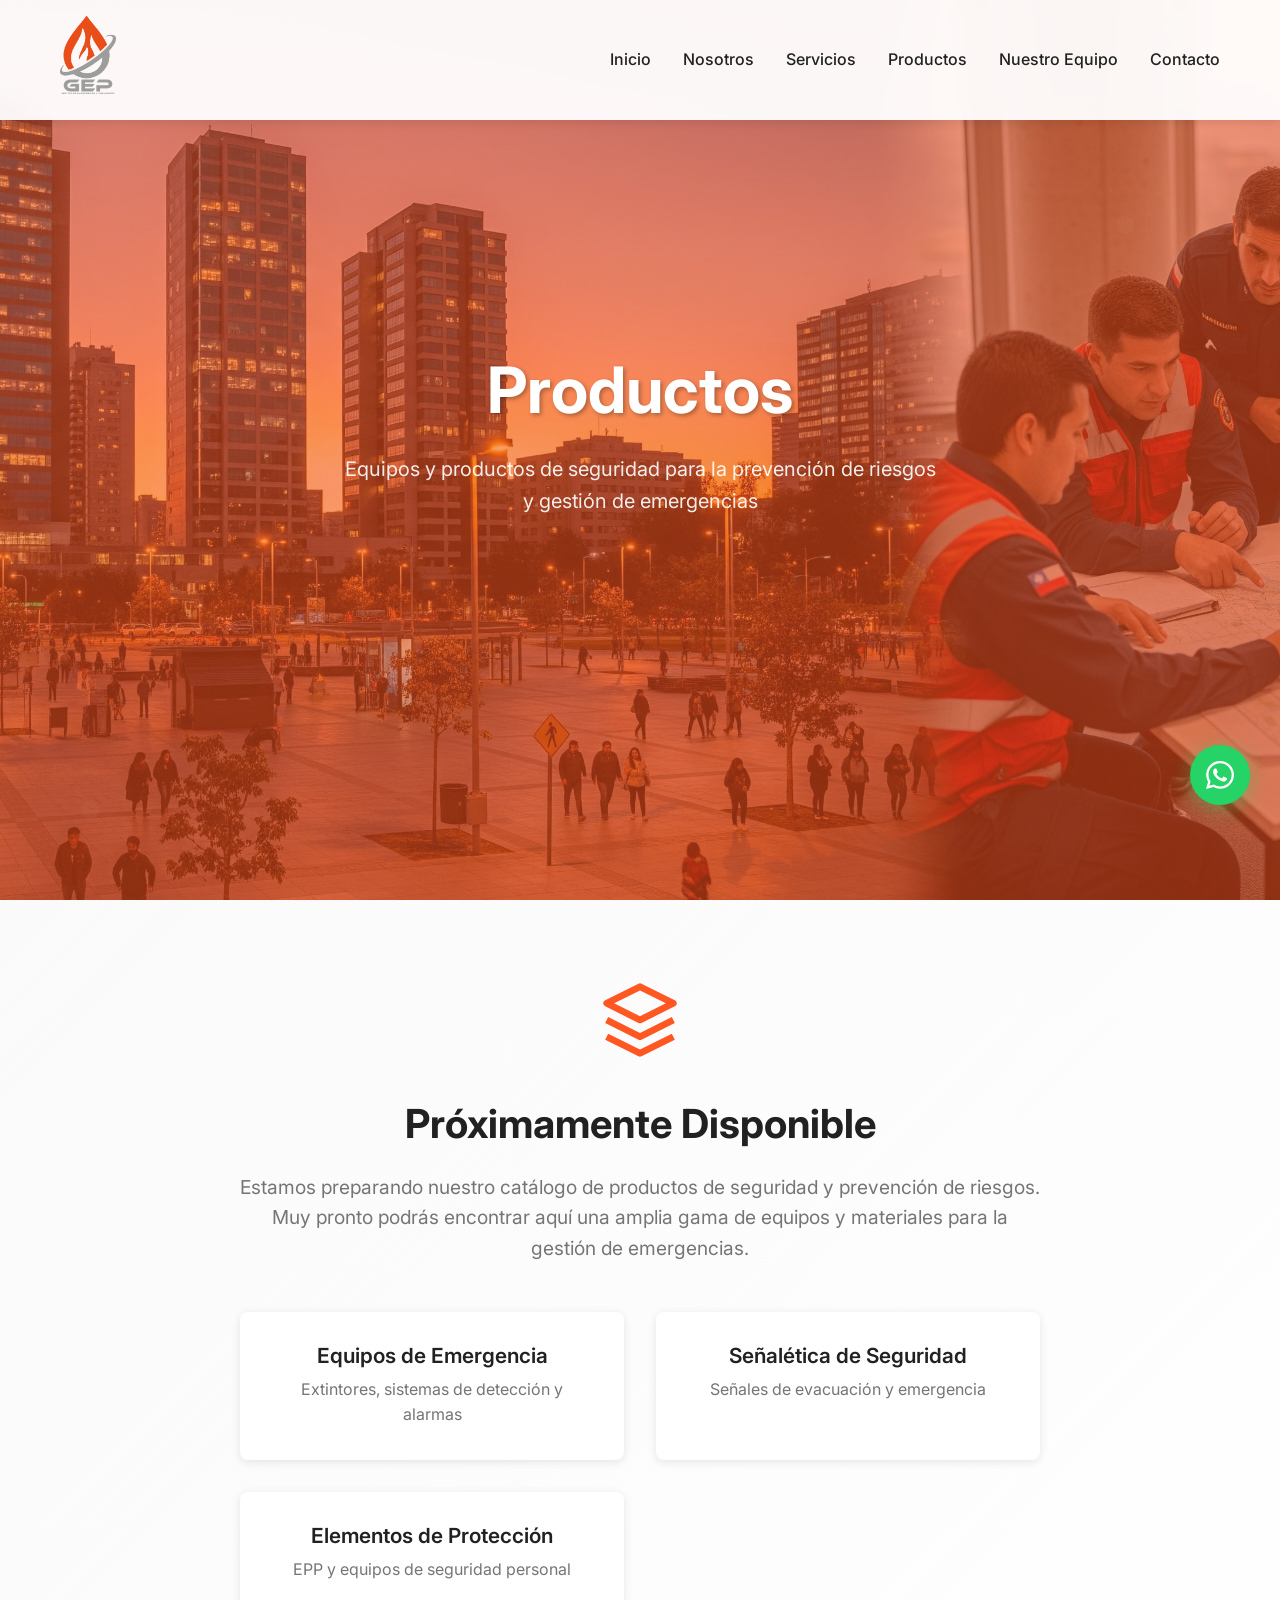
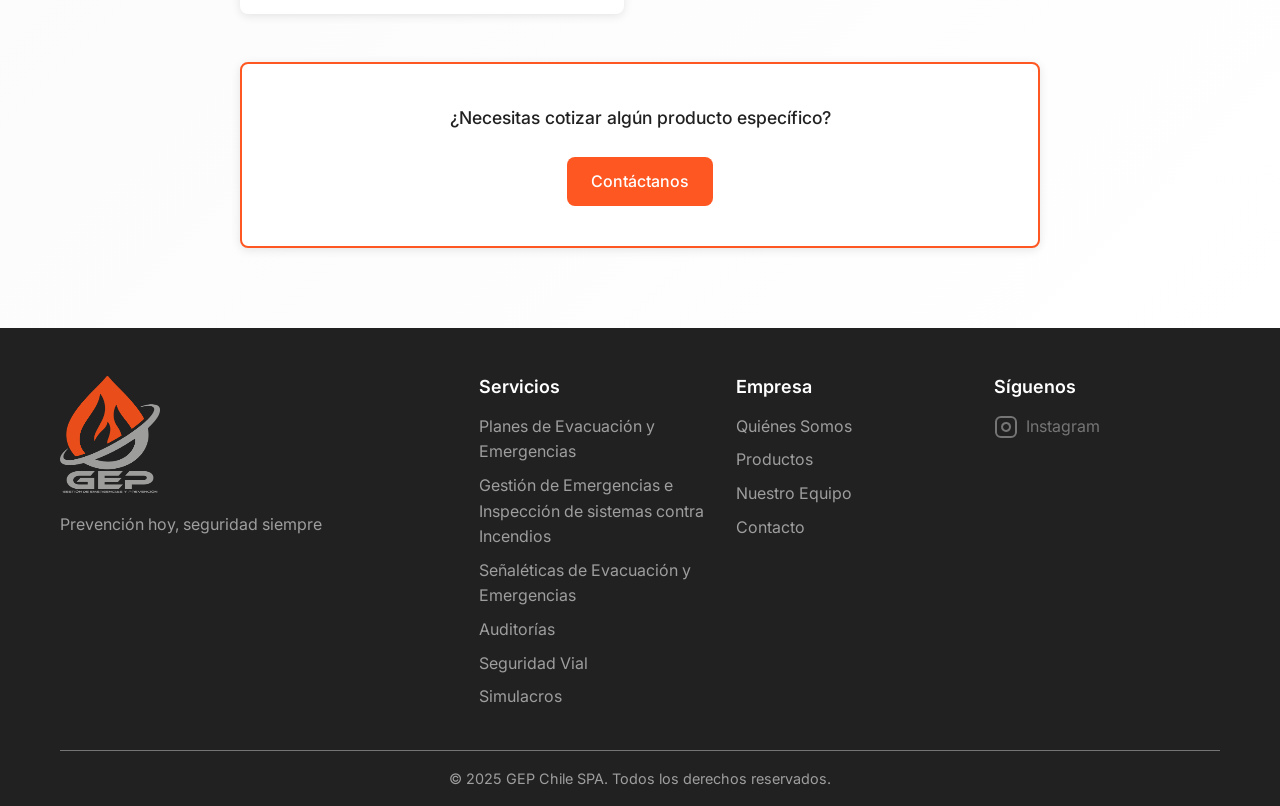
<file: productos.html>
<!DOCTYPE html>
<html lang="es">
<head>
    <meta charset="UTF-8">
    <meta name="viewport" content="width=device-width, initial-scale=1.0">
    <title>Productos - GEP Chile</title>
    <meta name="description" content="Productos de seguridad y prevención de riesgos disponibles para cotización en GEP Chile.">
    <link rel="stylesheet" href="assets/css/styles.css">
    <link rel="preconnect" href="https://fonts.googleapis.com">
    <link rel="preconnect" href="https://fonts.gstatic.com" crossorigin>
    <link href="https://fonts.googleapis.com/css2?family=Inter:wght@300;400;500;600;700&display=swap" rel="stylesheet">
</head>
<body>
    <!-- Header -->
    <header class="header">
        <nav class="navbar">
            <div class="container">
                <div class="nav-brand">
                    <a href="index.html">
                        <img src="assets/img/logo.png" alt="GEP Chile Logo" class="logo">
                    </a>
                </div>
                <div class="nav-menu" id="nav-menu">
                    <ul class="nav-list">
                        <li class="nav-item"><a href="index.html" class="nav-link">Inicio</a></li>
                        <li class="nav-item"><a href="index.html#nosotros" class="nav-link">Nosotros</a></li>
                        <li class="nav-item"><a href="index.html#servicios" class="nav-link">Servicios</a></li>
                        <li class="nav-item"><a href="productos.html" class="nav-link active">Productos</a></li>
                        <li class="nav-item"><a href="index.html#equipo" class="nav-link">Nuestro Equipo</a></li>
                        <li class="nav-item"><a href="index.html#contacto" class="nav-link">Contacto</a></li>
                    </ul>
                </div>
                <div class="nav-toggle" id="nav-toggle">
                    <span class="bar"></span>
                    <span class="bar"></span>
                    <span class="bar"></span>
                </div>
            </div>
        </nav>
    </header>

    <!-- Hero Section -->
    <section class="hero hero-secondary">
        <div class="hero-overlay"></div>
        <div class="container">
            <div class="hero-content">
                <h1 class="hero-title">Productos</h1>
                <p class="hero-subtitle">Equipos y productos de seguridad para la prevención de riesgos y gestión de emergencias</p>
            </div>
        </div>
    </section>

    <!-- Coming Soon Section -->
    <section class="coming-soon">
        <div class="container">
            <div class="coming-soon-content">
                <div class="coming-soon-icon">
                    <svg width="80" height="80" viewBox="0 0 24 24" fill="none" xmlns="http://www.w3.org/2000/svg">
                        <path d="M12 2L2 7L12 12L22 7L12 2Z" stroke="currentColor" stroke-width="2" stroke-linejoin="round"/>
                        <path d="M2 17L12 22L22 17" stroke="currentColor" stroke-width="2" stroke-linejoin="round"/>
                        <path d="M2 12L12 17L22 12" stroke="currentColor" stroke-width="2" stroke-linejoin="round"/>
                    </svg>
                </div>
                <h2>Próximamente Disponible</h2>
                <p>Estamos preparando nuestro catálogo de productos de seguridad y prevención de riesgos. Muy pronto podrás encontrar aquí una amplia gama de equipos y materiales para la gestión de emergencias.</p>
                <div class="features-preview">
                    <div class="feature-item">
                        <h3>Equipos de Emergencia</h3>
                        <p>Extintores, sistemas de detección y alarmas</p>
                    </div>
                    <div class="feature-item">
                        <h3>Señalética de Seguridad</h3>
                        <p>Señales de evacuación y emergencia</p>
                    </div>
                    <div class="feature-item">
                        <h3>Elementos de Protección</h3>
                        <p>EPP y equipos de seguridad personal</p>
                    </div>
                </div>
                <div class="cta-section">
                    <p>¿Necesitas cotizar algún producto específico?</p>
                    <a href="index.html#contacto" class="btn btn-primary">Contáctanos</a>
                </div>
            </div>
        </div>
    </section>

    <!-- Footer -->
    <footer class="footer">
        <div class="container">
            <div class="footer-content">
                <div class="footer-brand">
                <img src="assets/img/logo.png" alt="GEP Chile Logo" class="footer-logo">
                    <p>Prevención hoy, seguridad siempre</p>
                </div>
                <div class="footer-links">
                    <div class="footer-section">
                        <h4>Servicios</h4>
                        <ul>
                            <li><a href="planes-evacuacion-emergencias.html">Planes de Evacuación y Emergencias</a></li>
                            <li><a href="gestion-emergencias-inspecciones.html">Gestión de Emergencias e Inspección de sistemas contra Incendios</a></li>
                            <li><a href="senaletica-evacuacion.html">Señaléticas de Evacuación y Emergencias</a></li>
                            <li><a href="auditorias-emergencias.html">Auditorías</a></li>
                            <li><a href="seguridad-vial.html">Seguridad Vial</a></li>
                            <li><a href="simulacros-emergencias.html">Simulacros</a></li>
                        </ul>
                    </div>
                    <div class="footer-section">
                        <h4>Empresa</h4>
                        <ul>
                            <li><a href="index.html#nosotros">Quiénes Somos</a></li>
                            <li><a href="productos.html">Productos</a></li>
                            <li><a href="index.html#equipo">Nuestro Equipo</a></li>
                            <li><a href="index.html#contacto">Contacto</a></li>
                        </ul>
                    </div>
                    <div class="footer-section">
                        <h4>Síguenos</h4>
                        <div class="social-links">
                            <a href="https://www.instagram.com/gep.chile" target="_blank" rel="noopener noreferrer" class="social-link">
                                <svg width="24" height="24" viewBox="0 0 24 24" fill="none" xmlns="http://www.w3.org/2000/svg">
                                    <rect x="2" y="2" width="20" height="20" rx="5" ry="5" stroke="currentColor" stroke-width="2"/>
                                    <path d="M16 11.37A4 4 0 1 1 12.63 8 4 4 0 0 1 16 11.37z" stroke="currentColor" stroke-width="2"/>
                                    <line x1="17.5" y1="6.5" x2="17.51" y2="6.5" stroke="currentColor" stroke-width="2"/>
                                </svg>
                                <span>Instagram</span>
                            </a>
                        </div>
                    </div>
                </div>
            </div>
            <div class="footer-bottom">
                <p>&copy; 2025 GEP Chile SPA. Todos los derechos reservados.</p>
            </div>
        </div>
    </footer>

    <script src="assets/js/main.js"></script>
</body>
</html>
</file>
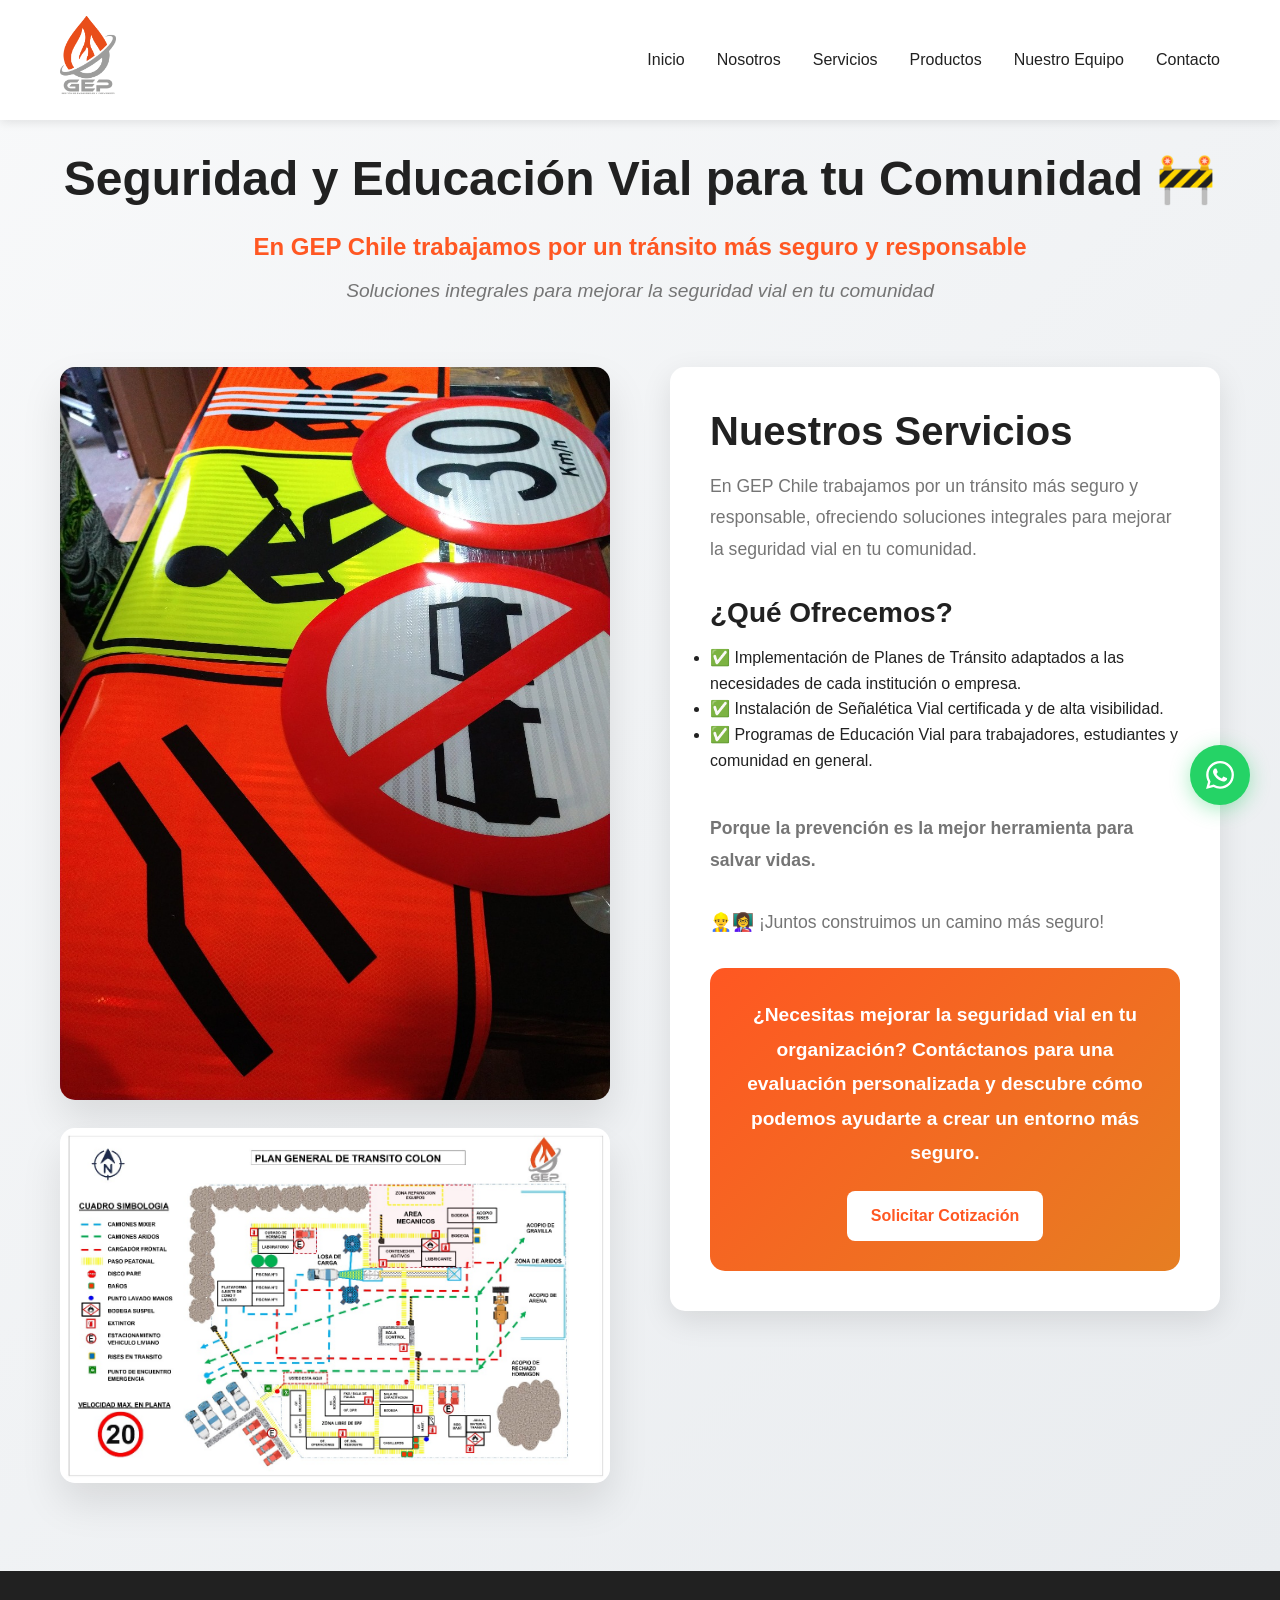
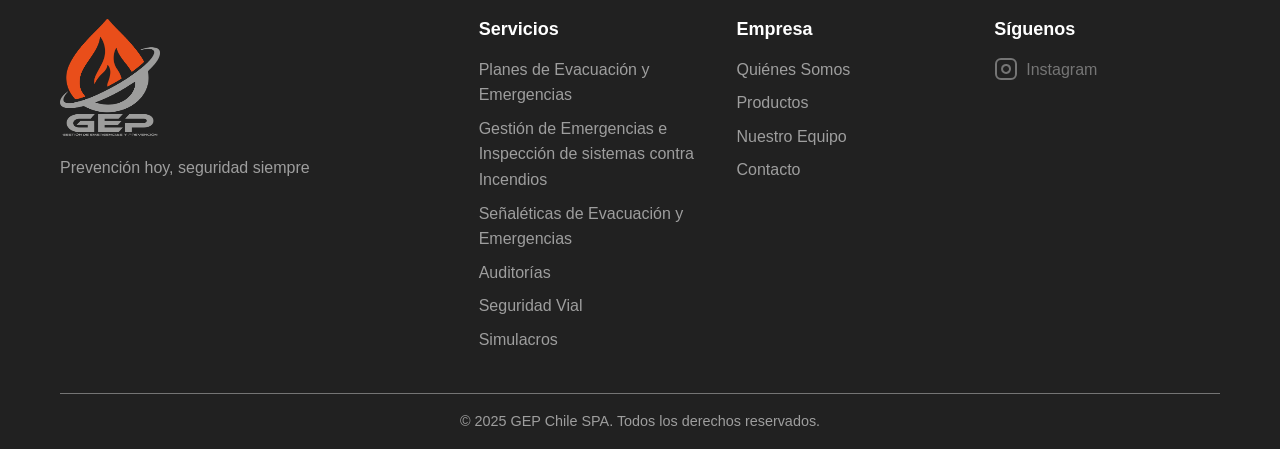
<file: seguridad-vial.html>
<!DOCTYPE html>
<html lang="es">
<head>
    <meta charset="UTF-8">
    <meta name="viewport" content="width=device-width, initial-scale=1.0">
    <title>Seguridad y Educación Vial - GEP Chile</title>
    <link rel="stylesheet" href="assets/css/styles.css">
    <link rel="icon" type="image/x-icon" href="assets/img/favicon_io/favicon.ico">
</head>
<body>
    <!-- Header -->
    <header class="header">
        <nav class="navbar">
            <div class="container">
                <div class="nav-brand">
                    <img src="assets/img/logo.png" alt="GEP Chile Logo" class="logo">
                </div>
                <div class="nav-menu" id="nav-menu">
                    <ul class="nav-list">
                        <li class="nav-item"><a href="index.html" class="nav-link">Inicio</a></li>
                        <li class="nav-item"><a href="index.html#nosotros" class="nav-link">Nosotros</a></li>
                        <li class="nav-item"><a href="index.html#servicios" class="nav-link">Servicios</a></li>
                        <li class="nav-item"><a href="productos.html" class="nav-link">Productos</a></li>
                        <li class="nav-item"><a href="index.html#equipo" class="nav-link">Nuestro Equipo</a></li>
                        <li class="nav-item"><a href="index.html#contacto" class="nav-link">Contacto</a></li>
                    </ul>
                </div>
                <div class="nav-toggle" id="nav-toggle">
                    <span class="bar"></span>
                    <span class="bar"></span>
                    <span class="bar"></span>
                </div>
            </div>
        </nav>
    </header>

    <!-- Service Detail Section -->
    <section class="service-detail">
        <div class="container">
            <div class="service-detail-header">
                <h1>Seguridad y Educación Vial para tu Comunidad 🚧</h1>
                <p class="service-subtitle">En GEP Chile trabajamos por un tránsito más seguro y responsable</p>
                <p class="service-intro">Soluciones integrales para mejorar la seguridad vial en tu comunidad</p>
            </div>
            
            <div class="service-detail-body">
                <div class="service-image">
                    <img src="assets/img/servicios/seguridadvial.jpg" alt="Seguridad y Educación Vial">
                    <img src="assets/img/servicios/planesdetransito.jpeg" alt="Planes de Tránsito" style="margin-top: 20px;">
                </div>
                
                <div class="service-description">
                    <h2>Nuestros Servicios</h2>
                    <p>En GEP Chile trabajamos por un tránsito más seguro y responsable, ofreciendo soluciones integrales para mejorar la seguridad vial en tu comunidad.</p>
                    
                    <h3>¿Qué Ofrecemos?</h3>
                    <ul class="service-benefits">
                        <li>✅ Implementación de Planes de Tránsito adaptados a las necesidades de cada institución o empresa.</li>
                        <li>✅ Instalación de Señalética Vial certificada y de alta visibilidad.</li>
                        <li>✅ Programas de Educación Vial para trabajadores, estudiantes y comunidad en general.</li>
                    </ul>
                    
                    <div class="service-highlight">
                        <p><strong>Porque la prevención es la mejor herramienta para salvar vidas.</strong></p>
                        <p>👷‍♂️👩‍🏫 ¡Juntos construimos un camino más seguro!</p>
                    </div>
                        
                        <div class="service-cta">
                            <p><strong>¿Necesitas mejorar la seguridad vial en tu organización? Contáctanos para una evaluación personalizada y descubre cómo podemos ayudarte a crear un entorno más seguro.</strong></p>
                            <a href="index.html?service=vial&message=Hola,%20me%20interesa%20obtener%20más%20información%20sobre%20el%20servicio%20de%20Seguridad%20Vial.%20Me%20gustaría%20solicitar%20una%20cotización%20para%20implementar%20medidas%20de%20seguridad%20vial%20en%20nuestra%20organización.#contacto" class="btn btn-primary">Solicitar Cotización</a>
                        </div>
                    </div>
                </div>
            </div>
        </div>
    </section>

    <!-- Footer -->
    <footer class="footer">
        <div class="container">
            <div class="footer-content">
                <div class="footer-brand">
                    <img src="assets/img/logo.png" alt="GEP Chile Logo" class="footer-logo">
                    <p>Prevención hoy, seguridad siempre</p>
                </div>
                <div class="footer-links">
                    <div class="footer-section">
                        <h4>Servicios</h4>
                        <ul>
                            <li><a href="index.html#servicios">Planes de Evacuación y Emergencias</a></li>
                            <li><a href="index.html#servicios">Gestión de Emergencias e Inspección de sistemas contra Incendios</a></li>
                            <li><a href="index.html#servicios">Señaléticas de Evacuación y Emergencias</a></li>
                            <li><a href="index.html#servicios">Auditorías</a></li>
                            <li><a href="index.html#servicios">Seguridad Vial</a></li>
                            <li><a href="index.html#servicios">Simulacros</a></li>
                        </ul>
                    </div>
                    <div class="footer-section">
                        <h4>Empresa</h4>
                        <ul>
                            <li><a href="index.html#nosotros">Quiénes Somos</a></li>
                            <li><a href="productos.html">Productos</a></li>
                            <li><a href="index.html#equipo">Nuestro Equipo</a></li>
                            <li><a href="index.html#contacto">Contacto</a></li>
                        </ul>
                    </div>
                    <div class="footer-section">
                        <h4>Síguenos</h4>
                        <div class="social-links">
                            <a href="https://www.instagram.com/gep.chile" target="_blank" rel="noopener noreferrer" class="social-link">
                                <svg width="24" height="24" viewBox="0 0 24 24" fill="none" xmlns="http://www.w3.org/2000/svg">
                                    <rect x="2" y="2" width="20" height="20" rx="5" ry="5" stroke="currentColor" stroke-width="2"/>
                                    <path d="M16 11.37A4 4 0 1 1 12.63 8 4 4 0 0 1 16 11.37z" stroke="currentColor" stroke-width="2"/>
                                    <line x1="17.5" y1="6.5" x2="17.51" y2="6.5" stroke="currentColor" stroke-width="2"/>
                                </svg>
                                <span>Instagram</span>
                            </a>
                        </div>
                    </div>
                </div>
            </div>
            <div class="footer-bottom">
                <p>&copy; 2025 GEP Chile SPA. Todos los derechos reservados.</p>
            </div>
        </div>
    </footer>

    <script src="assets/js/main.js"></script>
</body>
</html>
</file>
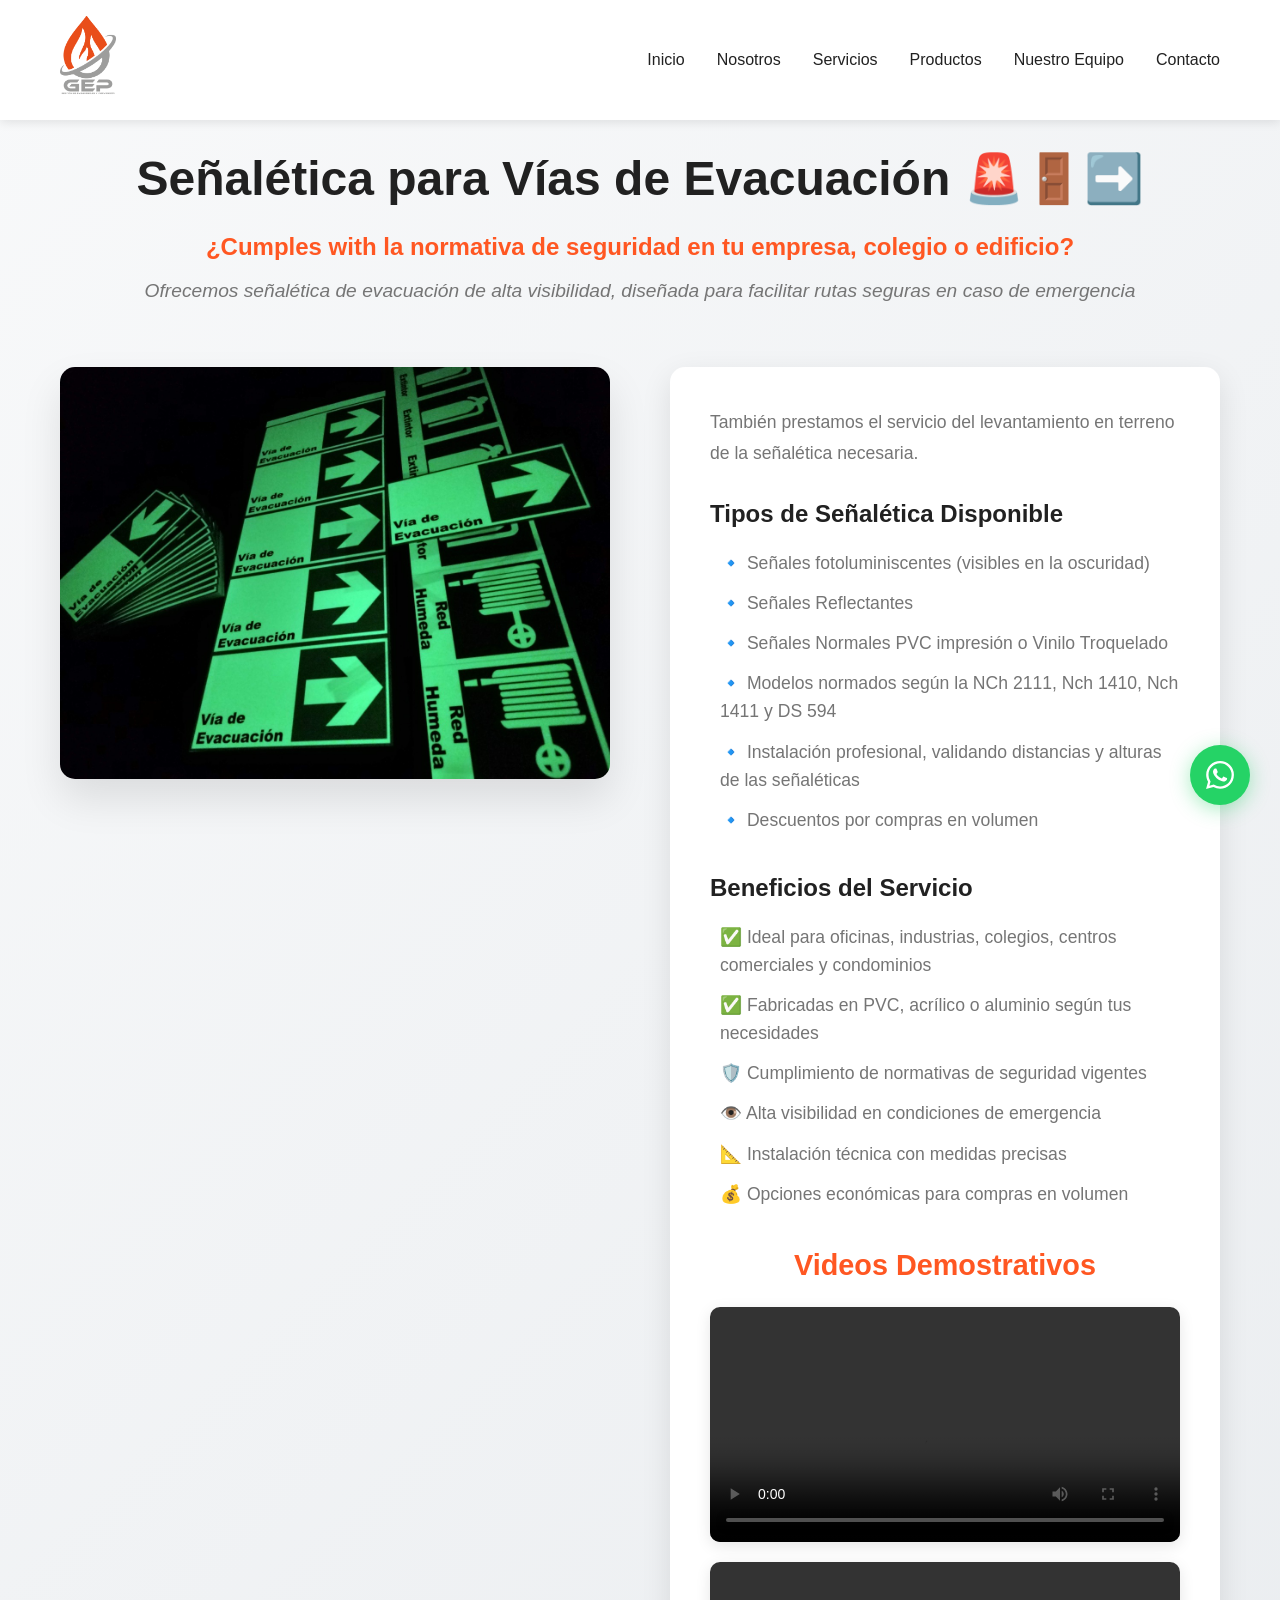
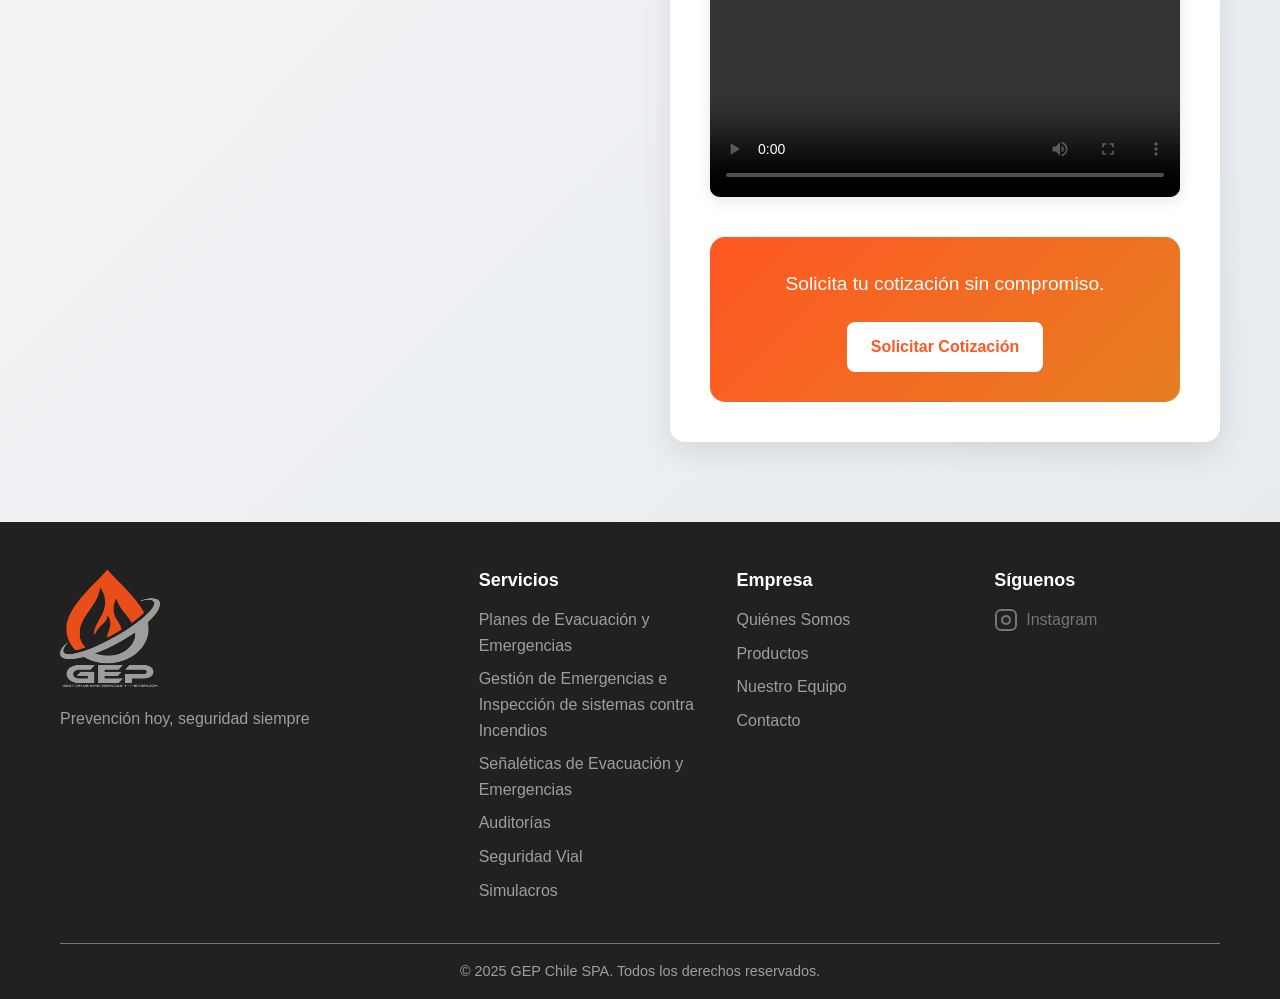
<file: senaletica-evacuacion.html>
<!DOCTYPE html>
<html lang="es">
<head>
    <meta charset="UTF-8">
    <meta name="viewport" content="width=device-width, initial-scale=1.0">
    <title>Señalética para Vías de Evacuación - GEP Chile</title>
    <link rel="stylesheet" href="assets/css/styles.css">
    <link rel="icon" type="image/x-icon" href="assets/img/favicon_io/favicon.ico">
</head>
<body>
    <!-- Header -->
    <header class="header">
        <nav class="navbar">
            <div class="container">
                <div class="nav-brand">
                    <img src="assets/img/logo.png" alt="GEP Chile Logo" class="logo">
                </div>
                <div class="nav-menu" id="nav-menu">
                    <ul class="nav-list">
                        <li class="nav-item"><a href="index.html" class="nav-link">Inicio</a></li>
                        <li class="nav-item"><a href="index.html#nosotros" class="nav-link">Nosotros</a></li>
                        <li class="nav-item"><a href="index.html#servicios" class="nav-link">Servicios</a></li>
                        <li class="nav-item"><a href="productos.html" class="nav-link">Productos</a></li>
                        <li class="nav-item"><a href="index.html#equipo" class="nav-link">Nuestro Equipo</a></li>
                        <li class="nav-item"><a href="index.html#contacto" class="nav-link">Contacto</a></li>
                    </ul>
                </div>
                <div class="nav-toggle" id="nav-toggle">
                    <span class="bar"></span>
                    <span class="bar"></span>
                    <span class="bar"></span>
                </div>
            </div>
        </nav>
    </header>

    <!-- Service Detail Section -->
    <section class="service-detail">
        <div class="container">
            <div class="service-detail-content">
                <div class="service-detail-header">
                    <h1>Señalética para Vías de Evacuación 🚨🚪➡️</h1>
                    <p class="service-subtitle">¿Cumples with la normativa de seguridad en tu empresa, colegio o edificio?</p>
                    <p class="service-intro">Ofrecemos señalética de evacuación de alta visibilidad, diseñada para facilitar rutas seguras en caso de emergencia</p>
                </div>
                
                <div class="service-detail-body">
                    <div class="service-image">
                        <img src="assets/img/servicios/sennaletica.jpg" alt="Señalética para Vías de Evacuación">
                    </div>
                    
                    <div class="service-description">
                        <p>También prestamos el servicio del levantamiento en terreno de la señalética necesaria.</p>
                        
                        <div class="service-features">
                            <h3>Tipos de Señalética Disponible</h3>
                            <ul class="features-list">
                                <li>🔹 Señales fotoluminiscentes (visibles en la oscuridad)</li>
                                <li>🔹 Señales Reflectantes</li>
                                <li>🔹 Señales Normales PVC impresión o Vinilo Troquelado</li>
                                <li>🔹 Modelos normados según la NCh 2111, Nch 1410, Nch 1411 y DS 594</li>
                                <li>🔹 Instalación profesional, validando distancias y alturas de las señaléticas</li>
                                <li>🔹 Descuentos por compras en volumen</li>
                            </ul>
                        </div>
                        
                        <div class="service-benefits">
                            <h3>Beneficios del Servicio</h3>
                            <ul class="benefits-list">
                                <li>✅ Ideal para oficinas, industrias, colegios, centros comerciales y condominios</li>
                                <li>✅ Fabricadas en PVC, acrílico o aluminio según tus necesidades</li>
                                <li>🛡️ Cumplimiento de normativas de seguridad vigentes</li>
                                <li>👁️ Alta visibilidad en condiciones de emergencia</li>
                                <li>📐 Instalación técnica con medidas precisas</li>
                                <li>💰 Opciones económicas para compras en volumen</li>
                            </ul>
                        </div>
                        
                        <div class="service-videos">
                            <h3>Videos Demostrativos</h3>
                            <div class="videos-grid">
                                <div class="video-item">
                                    <video controls width="100%">
                                        <source src="assets/videos/senaletica1.mp4" type="video/mp4">
                                        Tu navegador no soporta el elemento de video.
                                    </video>
                                </div>
                                <div class="video-item">
                                    <video controls width="100%">
                                        <source src="assets/videos/senaletica2.mp4" type="video/mp4">
                                        Tu navegador no soporta el elemento de video.
                                    </video>
                                </div>
                            </div>
                        </div>
                        
                        <div class="service-cta">
                            <p>Solicita tu cotización sin compromiso.</p>
                            <a href="index.html?service=senaleticas&message=Hola,%20me%20interesa%20obtener%20más%20información%20sobre%20el%20servicio%20de%20Señaléticas%20de%20Evacuación%20y%20Emergencias.%20Me%20gustaría%20solicitar%20una%20cotización%20para%20implementar%20un%20sistema%20de%20señalización%20de%20emergencia%20en%20nuestras%20instalaciones.#contacto" class="btn btn-primary">Solicitar Cotización</a>
                        </div>
                    </div>
                </div>
            </div>
        </div>
    </section>

    <!-- Footer -->
    <footer class="footer">
        <div class="container">
            <div class="footer-content">
                <div class="footer-brand">
                    <img src="assets/img/logo.png" alt="GEP Chile Logo" class="footer-logo">
                    <p>Prevención hoy, seguridad siempre</p>
                </div>
                <div class="footer-links">
                    <div class="footer-section">
                        <h4>Servicios</h4>
                        <ul>
                            <li><a href="index.html#servicios">Planes de Evacuación y Emergencias</a></li>
                            <li><a href="index.html#servicios">Gestión de Emergencias e Inspección de sistemas contra Incendios</a></li>
                            <li><a href="index.html#servicios">Señaléticas de Evacuación y Emergencias</a></li>
                            <li><a href="index.html#servicios">Auditorías</a></li>
                            <li><a href="index.html#servicios">Seguridad Vial</a></li>
                            <li><a href="index.html#servicios">Simulacros</a></li>
                        </ul>
                    </div>
                    <div class="footer-section">
                        <h4>Empresa</h4>
                        <ul>
                            <li><a href="index.html#nosotros">Quiénes Somos</a></li>
                            <li><a href="productos.html">Productos</a></li>
                            <li><a href="index.html#equipo">Nuestro Equipo</a></li>
                            <li><a href="index.html#contacto">Contacto</a></li>
                        </ul>
                    </div>
                    <div class="footer-section">
                        <h4>Síguenos</h4>
                        <div class="social-links">
                            <a href="https://www.instagram.com/gep.chile" target="_blank" rel="noopener noreferrer" class="social-link">
                                <svg width="24" height="24" viewBox="0 0 24 24" fill="none" xmlns="http://www.w3.org/2000/svg">
                                    <rect x="2" y="2" width="20" height="20" rx="5" ry="5" stroke="currentColor" stroke-width="2"/>
                                    <path d="M16 11.37A4 4 0 1 1 12.63 8 4 4 0 0 1 16 11.37z" stroke="currentColor" stroke-width="2"/>
                                    <line x1="17.5" y1="6.5" x2="17.51" y2="6.5" stroke="currentColor" stroke-width="2"/>
                                </svg>
                                <span>Instagram</span>
                            </a>
                        </div>
                    </div>
                </div>
            </div>
            <div class="footer-bottom">
                <p>&copy; 2025 GEP Chile SPA. Todos los derechos reservados.</p>
            </div>
        </div>
    </footer>

    <script src="assets/js/main.js"></script>
</body>
</html>
</file>
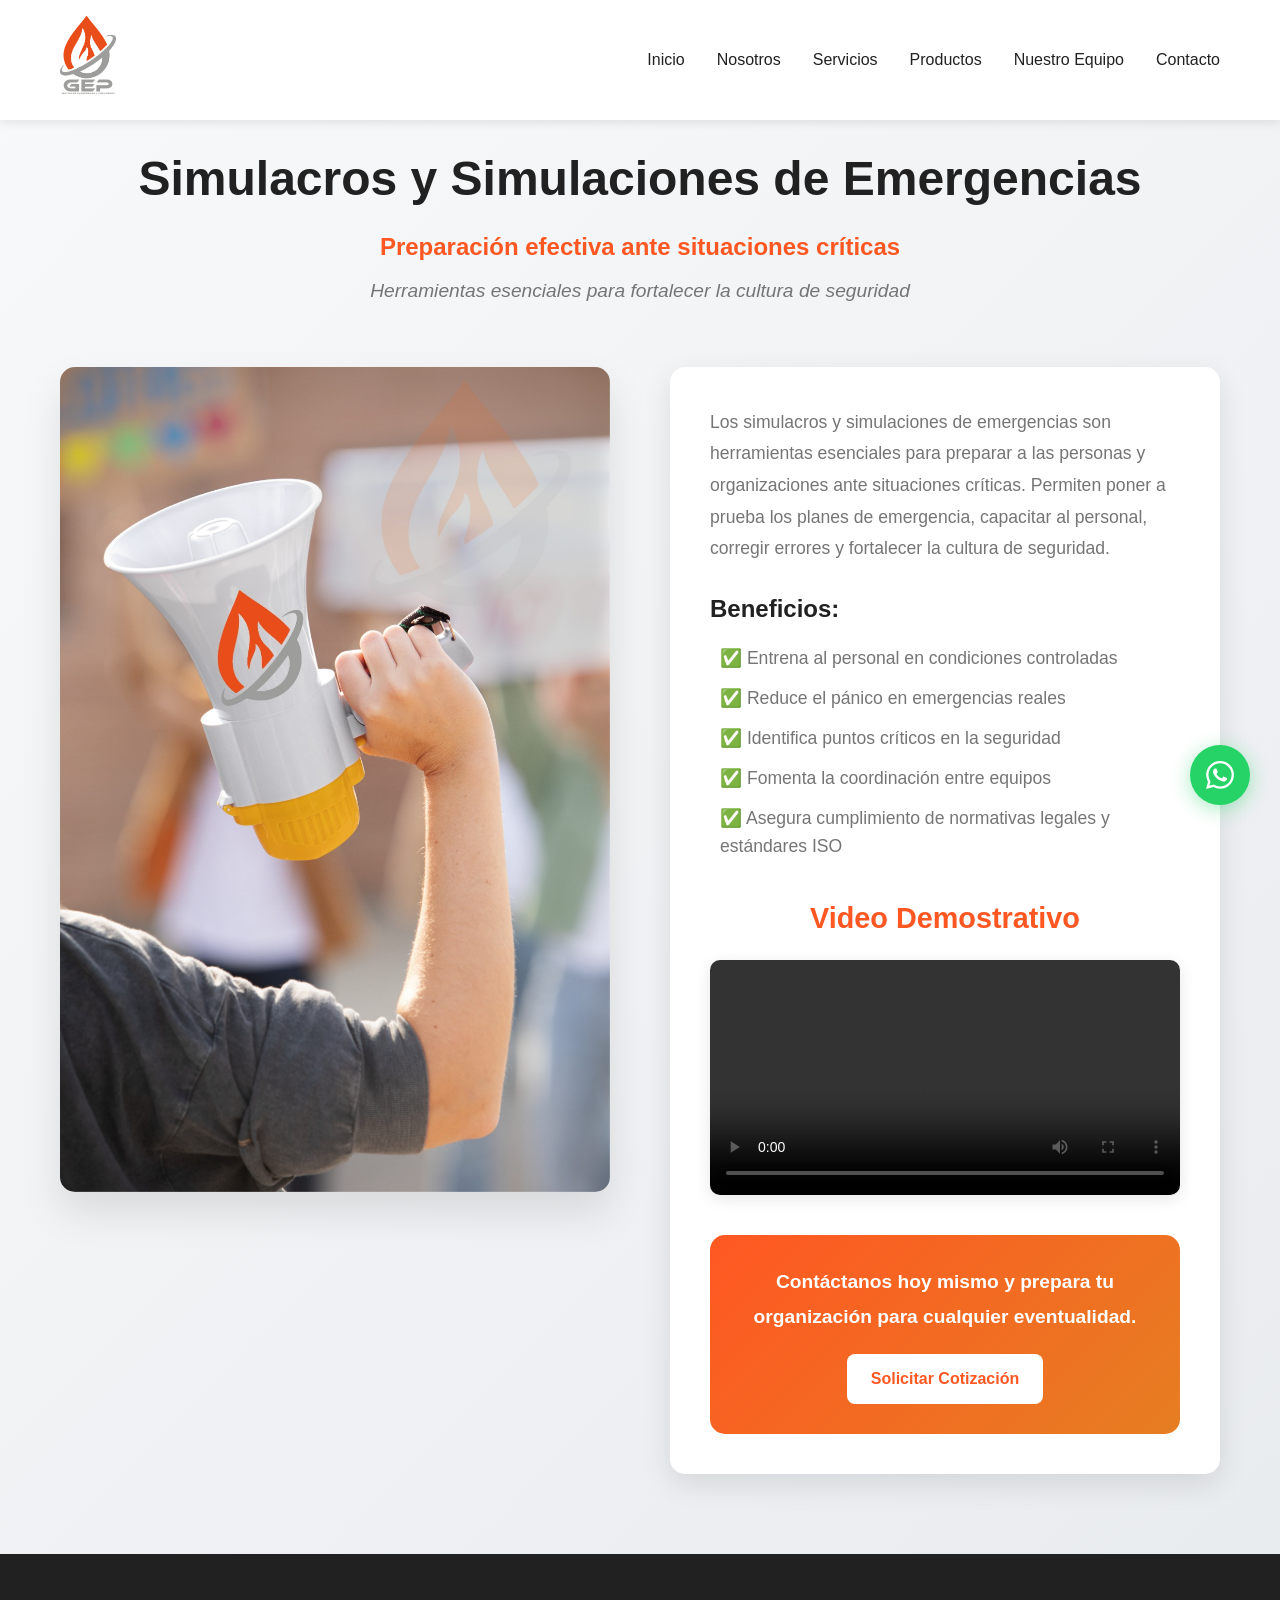
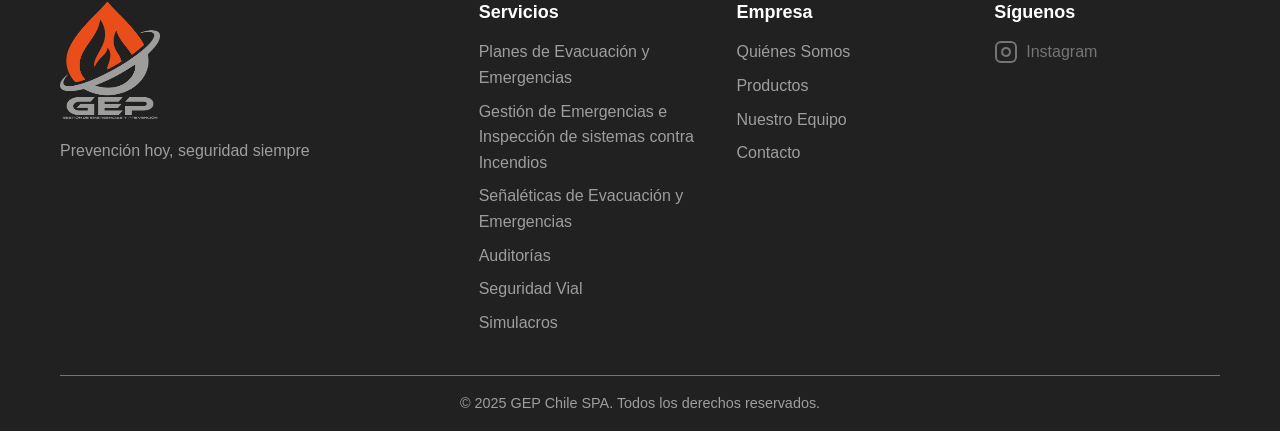
<file: simulacros-emergencias.html>
<!DOCTYPE html>
<html lang="es">
<head>
    <meta charset="UTF-8">
    <meta name="viewport" content="width=device-width, initial-scale=1.0">
    <title>Simulacros y Simulaciones de Emergencias - GEP Chile SPA</title>
    <link rel="stylesheet" href="assets/css/styles.css">
    <link rel="icon" type="image/x-icon" href="assets/img/favicon_io/favicon.ico">
</head>
<body>
    <!-- Header -->
    <header class="header">
        <nav class="navbar">
            <div class="container">
                <div class="nav-brand">
                    <img src="assets/img/logo.png" alt="GEP Chile Logo" class="logo">
                </div>
                <div class="nav-menu" id="nav-menu">
                    <ul class="nav-list">
                        <li class="nav-item"><a href="index.html" class="nav-link">Inicio</a></li>
                        <li class="nav-item"><a href="index.html#nosotros" class="nav-link">Nosotros</a></li>
                        <li class="nav-item"><a href="index.html#servicios" class="nav-link">Servicios</a></li>
                        <li class="nav-item"><a href="productos.html" class="nav-link">Productos</a></li>
                        <li class="nav-item"><a href="index.html#equipo" class="nav-link">Nuestro Equipo</a></li>
                        <li class="nav-item"><a href="index.html#contacto" class="nav-link">Contacto</a></li>
                    </ul>
                </div>
                <div class="nav-toggle" id="nav-toggle">
                    <span class="bar"></span>
                    <span class="bar"></span>
                    <span class="bar"></span>
                </div>
            </div>
        </nav>
    </header>

    <!-- Service Detail Section -->
    <section class="service-detail">
        <div class="container">
            <div class="service-detail-header">
                <h1>Simulacros y Simulaciones de Emergencias</h1>
                <p class="service-subtitle">Preparación efectiva ante situaciones críticas</p>
                <p class="service-intro">Herramientas esenciales para fortalecer la cultura de seguridad</p>
            </div>
            
            <div class="service-detail-body">
                <div class="service-image">
                    <img src="assets/img/servicios/simulacros.jpg" alt="Simulacros y Simulaciones de Emergencias">
                </div>
                
                <div class="service-description">
                    <p>Los simulacros y simulaciones de emergencias son herramientas esenciales para preparar a las personas y organizaciones ante situaciones críticas. Permiten poner a prueba los planes de emergencia, capacitar al personal, corregir errores y fortalecer la cultura de seguridad.</p>
                    
                    <div class="service-benefits">
                        <h3>Beneficios:</h3>
                        <ul class="benefits-list">
                            <li>✅ Entrena al personal en condiciones controladas</li>
                            <li>✅ Reduce el pánico en emergencias reales</li>
                            <li>✅ Identifica puntos críticos en la seguridad</li>
                            <li>✅ Fomenta la coordinación entre equipos</li>
                            <li>✅ Asegura cumplimiento de normativas legales y estándares ISO</li>
                        </ul>
                    </div>
                    
                    <div class="service-videos">
                        <h3>Video Demostrativo</h3>
                        <div class="videos-grid">
                            <div class="video-item">
                                <video controls width="100%">
                                    <source src="assets/videos/simulacros.mp4" type="video/mp4">
                                    Tu navegador no soporta el elemento de video.
                                </video>
                            </div>
                        </div>
                    </div>
                    
                    <div class="service-cta">
                        <p><strong>Contáctanos hoy mismo y prepara tu organización para cualquier eventualidad.</strong></p>
                        <a href="index.html?service=simulacros&message=Hola,%20me%20interesa%20obtener%20más%20información%20sobre%20el%20servicio%20de%20Simulacros%20de%20Emergencia.%20Me%20gustaría%20solicitar%20una%20cotización%20para%20realizar%20simulacros%20de%20emergencia%20en%20nuestra%20organización%20y%20evaluar%20la%20preparación%20de%20nuestro%20personal.#contacto" class="btn btn-primary">Solicitar Cotización</a>
                    </div>
                </div>
            </div>
        </div>
    </section>

    <!-- Footer -->
    <footer class="footer">
        <div class="container">
            <div class="footer-content">
                <div class="footer-brand">
                    <img src="assets/img/logo.png" alt="GEP Chile Logo" class="footer-logo">
                    <p>Prevención hoy, seguridad siempre</p>
                </div>
                <div class="footer-links">
                    <div class="footer-section">
                        <h4>Servicios</h4>
                        <ul>
                            <li><a href="index.html#servicios">Planes de Evacuación y Emergencias</a></li>
                            <li><a href="index.html#servicios">Gestión de Emergencias e Inspección de sistemas contra Incendios</a></li>
                            <li><a href="index.html#servicios">Señaléticas de Evacuación y Emergencias</a></li>
                            <li><a href="index.html#servicios">Auditorías</a></li>
                            <li><a href="index.html#servicios">Seguridad Vial</a></li>
                            <li><a href="index.html#servicios">Simulacros</a></li>
                        </ul>
                    </div>
                    <div class="footer-section">
                        <h4>Empresa</h4>
                        <ul>
                            <li><a href="index.html#nosotros">Quiénes Somos</a></li>
                            <li><a href="productos.html">Productos</a></li>
                            <li><a href="index.html#equipo">Nuestro Equipo</a></li>
                            <li><a href="index.html#contacto">Contacto</a></li>
                        </ul>
                    </div>
                    <div class="footer-section">
                        <h4>Síguenos</h4>
                        <div class="social-links">
                            <a href="https://www.instagram.com/gep.chile" target="_blank" rel="noopener noreferrer" class="social-link">
                                <svg width="24" height="24" viewBox="0 0 24 24" fill="none" xmlns="http://www.w3.org/2000/svg">
                                    <rect x="2" y="2" width="20" height="20" rx="5" ry="5" stroke="currentColor" stroke-width="2"/>
                                    <path d="M16 11.37A4 4 0 1 1 12.63 8 4 4 0 0 1 16 11.37z" stroke="currentColor" stroke-width="2"/>
                                    <line x1="17.5" y1="6.5" x2="17.51" y2="6.5" stroke="currentColor" stroke-width="2"/>
                                </svg>
                                <span>Instagram</span>
                            </a>
                        </div>
                    </div>
                </div>
            </div>
            <div class="footer-bottom">
                <p>&copy; 2025 GEP Chile SPA. Todos los derechos reservados.</p>
            </div>
        </div>
    </footer>

    <script src="assets/js/main.js"></script>
</body>
</html>
</file>
<file: assets/css/styles.css>
/* Reset and Base Styles */
* {
    margin: 0;
    padding: 0;
    box-sizing: border-box;
}

/* Custom Scrollbar */
::-webkit-scrollbar {
    width: 12px;
}

::-webkit-scrollbar-track {
    background: var(--background-light);
    border-radius: 6px;
}

::-webkit-scrollbar-thumb {
    background: linear-gradient(135deg, var(--primary-color), var(--primary-dark));
    border-radius: 6px;
    border: 2px solid var(--background-light);
}

::-webkit-scrollbar-thumb:hover {
    background: linear-gradient(135deg, var(--primary-dark), #D84315);
}

/* Firefox Scrollbar */
* {
    scrollbar-width: thin;
    scrollbar-color: var(--primary-color) var(--background-light);
}

:root {
    --primary-color: #FF5722;
    --primary-dark: #E64A19;
    --secondary-color: #9E9E9E;
    --secondary-dark: #757575;
    --text-dark: #212121;
    --text-light: #757575;
    --text-white: #FFFFFF;
    --background-light: #FAFAFA;
    --background-white: #FFFFFF;
    --border-color: #E0E0E0;
    --shadow-light: 0 2px 10px rgba(0, 0, 0, 0.1);
    --shadow-medium: 0 4px 20px rgba(0, 0, 0, 0.15);
    --shadow-heavy: 0 8px 30px rgba(0, 0, 0, 0.2);
    --border-radius: 8px;
    --transition: all 0.3s ease;
}

html {
    scroll-behavior: smooth;
}

body {
    font-family: 'Inter', -apple-system, BlinkMacSystemFont, 'Segoe UI', Roboto, sans-serif;
    line-height: 1.6;
    color: var(--text-dark);
    background-color: var(--background-white);
}

.container {
    max-width: 1200px;
    margin: 0 auto;
    padding: 0 20px;
}

/* Typography */
h1, h2, h3, h4, h5, h6 {
    font-weight: 600;
    line-height: 1.2;
    margin-bottom: 1rem;
}

h1 { font-size: 3rem; }
h2 { font-size: 2.5rem; }
h3 { font-size: 1.75rem; }
h4 { font-size: 1.25rem; }

p {
    margin-bottom: 1rem;
    color: var(--text-light);
}

/* Buttons */
.btn {
    display: inline-block;
    padding: 12px 24px;
    border-radius: var(--border-radius);
    text-decoration: none;
    font-weight: 500;
    text-align: center;
    transition: var(--transition);
    border: none;
    cursor: pointer;
    font-size: 1rem;
}

.btn-primary {
    background-color: var(--primary-color);
    color: var(--text-white);
}

.btn-primary:hover {
    background-color: var(--primary-dark);
    transform: translateY(-2px);
    box-shadow: var(--shadow-medium);
}

.btn-secondary {
    background-color: transparent;
    color: var(--text-white);
    border: 2px solid var(--primary-color);
}

.btn-secondary:hover {
    background-color: var(--primary-color);
    color: var(--text-white);
}

.btn-outline {
    background-color: transparent;
    color: var(--primary-color);
    border: 2px solid var(--primary-color);
    padding: 8px 16px;
    font-size: 0.9rem;
}

.btn-outline:hover {
    background-color: var(--primary-color);
    color: var(--text-white);
    transform: translateY(-2px);
}

.service-btn {
    margin-top: 15px;
    text-align: center;
}

/* Social Links */
.social-links {
    display: flex;
    flex-direction: column;
    gap: 10px;
}

.social-link {
    display: flex;
    align-items: center;
    gap: 8px;
    color: var(--text-light);
    text-decoration: none;
    transition: color 0.3s ease;
}

.social-link:hover {
    color: var(--primary-color);
}

.social-link svg {
    flex-shrink: 0;
}

/* Contact Instagram Link */
.contact-item p a {
    color: var(--primary-color);
    text-decoration: none;
    font-weight: 500;
    transition: all 0.3s ease;
    display: inline-flex;
    align-items: center;
    gap: 5px;
}

.contact-item p a:hover {
    color: var(--secondary-color);
    transform: translateY(-1px);
}

/* Header */
.header {
    position: fixed;
    top: 0;
    left: 0;
    right: 0;
    background-color: rgba(255, 255, 255, 0.95);
    backdrop-filter: blur(10px);
    z-index: 1000;
    box-shadow: var(--shadow-light);
}

.navbar {
    padding: 1rem 0;
}

.navbar .container {
    display: flex;
    justify-content: space-between;
    align-items: center;
}

.nav-brand .logo {
    height: 80px;
    width: auto;
}

.nav-menu {
    display: flex;
}

.nav-list {
    display: flex;
    list-style: none;
    gap: 2rem;
}

.nav-link {
    text-decoration: none;
    color: var(--text-dark);
    font-weight: 500;
    transition: var(--transition);
    position: relative;
}

.nav-link:hover {
    color: var(--primary-color);
}

.nav-link::after {
    content: '';
    position: absolute;
    bottom: -5px;
    left: 0;
    width: 0;
    height: 2px;
    background-color: var(--primary-color);
    transition: var(--transition);
}

.nav-link:hover::after {
    width: 100%;
}

.nav-toggle {
    display: none;
    flex-direction: column;
    cursor: pointer;
}

.nav-toggle .bar {
    width: 25px;
    height: 3px;
    background-color: var(--text-dark);
    margin: 3px 0;
    transition: var(--transition);
}

/* Hero Section */
.hero {
    height: 100vh;
    background: linear-gradient(135deg, rgba(255, 86, 34, 0.541) 0%, rgba(230, 73, 25, 0.61) 100%), url('../img/hero.jpg');
    background-size: cover;
    background-position: center;
    background-repeat: no-repeat;
    display: flex;
    align-items: center;
    justify-content: center;
    text-align: center;
    color: var(--text-white);
    position: relative;
    overflow: hidden;
}

.hero::before {
    content: '';
    position: absolute;
    top: 0;
    left: 0;
    right: 0;
    bottom: 0;
    background: url('data:image/svg+xml,<svg xmlns="http://www.w3.org/2000/svg" viewBox="0 0 100 100"><defs><pattern id="grain" width="100" height="100" patternUnits="userSpaceOnUse"><circle cx="25" cy="25" r="1" fill="white" opacity="0.1"/><circle cx="75" cy="75" r="1" fill="white" opacity="0.1"/><circle cx="50" cy="10" r="1" fill="white" opacity="0.1"/><circle cx="10" cy="90" r="1" fill="white" opacity="0.1"/></pattern></defs><rect width="100" height="100" fill="url(%23grain)"/></svg>');
    opacity: 0.3;
}

.hero-content {
    position: relative;
    z-index: 2;
    max-width: 800px;
    opacity: 0;
    transform: scale(0.95);
    animation: heroSlideIn 1.2s ease-out 0.2s forwards;
}

.hero-title {
    font-size: 4rem;
    font-weight: 700;
    margin-bottom: 1.5rem;
    text-shadow: 2px 2px 4px rgba(0, 0, 0, 0.3);
    opacity: 0;
    transform: translateY(50px);
    animation: heroFadeInUp 1s ease-out 0.5s forwards;
}

.hero-subtitle {
    font-size: 1.25rem;
    margin-bottom: 2rem;
    color: rgba(255, 255, 255, 0.9);
    max-width: 600px;
    margin-left: auto;
    margin-right: auto;
    opacity: 0;
    transform: translateY(30px);
    animation: heroFadeInUp 1s ease-out 1s forwards;
}

.hero-buttons {
    display: flex;
    gap: 1rem;
    justify-content: center;
    flex-wrap: wrap;
    opacity: 0;
    transform: translateY(20px);
    animation: heroFadeInUp 1s ease-out 1.5s forwards;
}

/* Hero Animations */
@keyframes heroFadeInUp {
    0% {
        opacity: 0;
        transform: translateY(50px);
    }
    100% {
        opacity: 1;
        transform: translateY(0);
    }
}

@keyframes heroSlideIn {
    0% {
        opacity: 0;
        transform: scale(0.8) translateY(30px);
    }
    100% {
        opacity: 1;
        transform: scale(1) translateY(0);
    }
}

.hero-scroll {
    position: absolute;
    bottom: 2rem;
    left: 50%;
    transform: translateX(-50%);
    color: var(--text-white);
    opacity: 0;
    animation: heroFadeIn 1s ease-out 2s forwards, bounce 2s infinite 3s;
}

@keyframes heroFadeIn {
    0% {
        opacity: 0;
        transform: translateX(-50%) translateY(20px);
    }
    100% {
        opacity: 1;
        transform: translateX(-50%) translateY(0);
    }
}

@keyframes bounce {
    0%, 20%, 50%, 80%, 100% { transform: translateX(-50%) translateY(0); }
    40% { transform: translateX(-50%) translateY(-10px); }
    60% { transform: translateX(-50%) translateY(-5px); }
}

/* Section Styles */
section {
    padding: 5rem 0;
}

.section-header {
    text-align: center;
    margin-bottom: 4rem;
}

.section-title {
    color: var(--text-dark);
    margin-bottom: 1rem;
}

.section-subtitle {
    font-size: 1.125rem;
    color: var(--text-light);
    max-width: 600px;
    margin: 0 auto;
}

/* About Section */
.about {
    background-color: var(--background-light);
}

.about-content {
    display: grid;
    grid-template-columns: 1fr 1fr;
    gap: 4rem;
    align-items: start;
}

.about-left-column {
    display: flex;
    flex-direction: column;
    gap: 2rem;
}

.about-image {
    display: flex;
    justify-content: center;
    align-items: center;
}

.about-us-image {
    width: 100%;
    height: auto;
    border-radius: var(--border-radius);
    box-shadow: var(--shadow-medium);
    object-fit: cover;
}

.about-text {
    font-size: 1.125rem;
}

.about-stats {
    display: grid;
    gap: 2rem;
    grid-template-columns: 1fr;
}

.stat-item {
    background-color: var(--background-white);
    padding: 2rem;
    border-radius: var(--border-radius);
    box-shadow: var(--shadow-light);
    text-align: center;
    transition: var(--transition);
}

.stat-item:hover {
    transform: translateY(-5px);
    box-shadow: var(--shadow-medium);
}

.stat-icon {
    color: var(--primary-color);
    margin-bottom: 1rem;
}

.stat-item h3 {
    color: var(--text-dark);
    margin-bottom: 0.5rem;
}

.stat-item p {
    font-size: 0.9rem;
}

/* Mission & Vision */
.mission-vision {
    background-color: var(--primary-color);
}

.mv-grid {
    display: grid;
    grid-template-columns: 1fr 1fr;
    gap: 3rem;
}

.mv-item {
    text-align: center;
    padding: 3rem 2rem;
    background-color: rgba(255, 255, 255, 0.219);
    border-radius: var(--border-radius);
    transition: var(--transition);
    backdrop-filter: blur(10px);
}

.mv-item:hover {
    transform: translateY(-5px);
    box-shadow: var(--shadow-medium);
    background-color: rgba(255, 255, 255, 0.137);
}

.mv-icon {
    color: var(--text-white);
    margin-bottom: 1.5rem;
}

.mv-item h3 {
    color: var(--text-white);
    margin-bottom: 1rem;
}

.mv-item p {
    font-size: 1rem;
    line-height: 1.7;
    color: var(--text-white);
}

/* Services Section */
.services {
    background-image: url('../img/services.jpg');
    background-size: cover;
    background-position: center;
    background-attachment: fixed;
    position: relative;
}

.services::before {
    content: '';
    position: absolute;
    top: 0;
    left: 0;
    right: 0;
    bottom: 0;
    background-color: rgba(255, 255, 255, 0.781);
    z-index: 1;
}

.services .container {
    position: relative;
    z-index: 2;
}

.services-grid {
    display: grid;
    grid-template-columns: repeat(auto-fit, minmax(350px, 1fr));
    gap: 2rem;
}

.service-card {
    background-color: var(--background-white);
    padding: 2.5rem 2rem;
    border-radius: var(--border-radius);
    box-shadow: var(--shadow-light);
    text-align: center;
    transition: var(--transition);
    border-top: 4px solid transparent;
    text-decoration: none;
    color: inherit;
    display: block;
}

.service-card:hover {
    transform: translateY(-10px);
    box-shadow: var(--shadow-heavy);
    border-top-color: var(--primary-color);
}

.service-icon {
    color: var(--primary-color);
    margin-bottom: 1.5rem;
}

.service-card h3 {
    color: var(--text-dark);
    margin-bottom: 1rem;
}

.service-card p {
    font-size: 1rem;
    line-height: 1.6;
}



/* Team Section */
.team {
    background-color: var(--background-light);
    padding: 6rem 0;
}

.team-content {
    display: grid;
    grid-template-columns: 1fr 1.5fr;
    gap: 4rem;
    align-items: start;
    margin-top: 3rem;
}

.team-image {
    position: relative;
    border-radius: var(--border-radius);
    overflow: hidden;
    box-shadow: var(--shadow-medium);
    height: 500px;
    display: flex;
    align-items: center;
    justify-content: center;
    background-color: var(--primary-color);
}

.team-photo {
    width: 100%;
    height: 100%;
    object-fit: contain;
    transition: var(--transition);
    will-change: transform;
}

.team-photo:hover {
    transform: scale(1.05);
}

/* Parallax effect for team image */
@media (min-width: 768px) {
    .team-image {
        position: sticky;
        top: 100px;
    }
    
    .team-photo {
        transform: translateY(0);
        transition: transform 0.1s ease-out;
    }
}

.team-info {
    padding: 1rem 0;
}

.team-info p {
    font-size: 1.1rem;
    line-height: 1.7;
    margin-bottom: 2rem;
    color: var(--text-medium);
}

.experience-section,
.academic-section {
    margin-bottom: 2.5rem;
}

.experience-section h3,
.academic-section h3 {
    color: var(--primary-color);
    font-size: 1.4rem;
    margin-bottom: 1rem;
    font-weight: 600;
}

.experience-list,
.academic-list {
    list-style: none;
    padding: 0;
    margin: 1.5rem 0;
}

.experience-list li,
.academic-list li {
    position: relative;
    padding: 0.5rem 0 0.5rem 2rem;
    color: var(--text-medium);
    font-size: 1rem;
    line-height: 1.6;
}

.experience-list li::before,
.academic-list li::before {
    content: '▶';
    position: absolute;
    left: 0;
    color: var(--primary-color);
    font-size: 0.8rem;
    top: 0.6rem;
}

.team-conclusion {
    font-size: 1.1rem;
    line-height: 1.7;
    color: var(--text-dark);
    font-weight: 500;
    background: linear-gradient(135deg, rgba(255, 87, 34, 0.05), rgba(255, 87, 34, 0.1));
    padding: 2rem;
    border-radius: var(--border-radius);
    border-left: 4px solid var(--primary-color);
    margin-top: 2rem;
}

/* Contact Section */
.contact {
    background-image: url('../img/contact.jpg');
    background-size: cover;
    background-position: center;
    background-attachment: fixed;
    position: relative;
}

.contact::before {
    content: '';
    position: absolute;
    top: 0;
    left: 0;
    right: 0;
    bottom: 0;
    background-color: rgba(255, 255, 255, 0.9);
    z-index: 1;
}

.contact .container {
    position: relative;
    z-index: 2;
}

.contact-content {
    display: grid;
    grid-template-columns: 1fr 1fr;
    gap: 4rem;
}

.contact-info {
    display: flex;
    flex-direction: column;
    gap: 2rem;
}

.contact-item {
    display: flex;
    align-items: center;
    gap: 1rem;
    background-color: var(--background-white);
    padding: 1.5rem;
    border-radius: var(--border-radius);
    box-shadow: var(--shadow-light);
}

.contact-icon {
    color: var(--primary-color);
    flex-shrink: 0;
}

.contact-item h3 {
    color: var(--text-dark);
    margin-bottom: 0.25rem;
    font-size: 1.125rem;
}

.contact-item p {
    margin: 0;
    color: var(--text-light);
}

.contact-form {
    background-color: var(--background-white);
    padding: 2.5rem;
    border-radius: var(--border-radius);
    box-shadow: var(--shadow-light);
}

.form-group {
    margin-bottom: 1.5rem;
}

.form-group input,
.form-group select,
.form-group textarea {
    width: 100%;
    padding: 12px 16px;
    border: 2px solid var(--border-color);
    border-radius: var(--border-radius);
    font-size: 1rem;
    font-family: inherit;
    transition: var(--transition);
    background-color: var(--background-white);
}

.form-group input:focus,
.form-group select:focus,
.form-group textarea:focus {
    outline: none;
    border-color: var(--primary-color);
    box-shadow: 0 0 0 3px rgba(255, 87, 34, 0.1);
}

.form-group textarea {
    resize: vertical;
    min-height: 120px;
}

/* Footer */
.footer {
    background-color: var(--text-dark);
    color: var(--text-white);
    padding: 3rem 0 1rem;
}

.footer-content {
    display: grid;
    grid-template-columns: 1fr 2fr;
    gap: 3rem;
    margin-bottom: 2rem;
}

.footer-brand {
    display: flex;
    flex-direction: column;
    gap: 1rem;
}

.footer-logo {
    height: 120px;
    width: 100px;
}

.footer-brand p {
    color: var(--secondary-color);
    margin: 0;
}

.footer-links {
    display: grid;
    grid-template-columns: repeat(auto-fit, minmax(200px, 1fr));
    gap: 2rem;
}

.footer-section h4 {
    color: var(--text-white);
    margin-bottom: 1rem;
    font-size: 1.125rem;
}

.footer-section ul {
    list-style: none;
}

.footer-section ul li {
    margin-bottom: 0.5rem;
}

.footer-section ul li a {
    color: var(--secondary-color);
    text-decoration: none;
    transition: var(--transition);
}

.footer-section ul li a:hover {
    color: var(--primary-color);
}

.footer-bottom {
    border-top: 1px solid var(--secondary-dark);
    padding-top: 1rem;
    text-align: center;
}

.footer-bottom p {
    color: var(--secondary-color);
    margin: 0;
    font-size: 0.9rem;
}/* Service Detail Styles */
.service-detail {
    padding: 150px 0 80px;
    background: linear-gradient(135deg, #f8f9fa 0%, #e9ecef 100%);
}

.service-detail-content {
    max-width: 1200px;
    margin: 0 auto;
}

.service-detail-header {
    text-align: center;
    margin-bottom: 60px;
}

.service-detail-header h1 {
    font-size: 3rem;
    color: var(--text-color);
    margin-bottom: 20px;
    font-weight: 700;
}

.service-subtitle {
    font-size: 1.5rem;
    color: var(--primary-color);
    font-weight: 600;
    margin-bottom: 10px;
}

.service-intro {
    font-size: 1.2rem;
    color: var(--text-light);
    font-style: italic;
}

.service-detail-body {
    display: grid;
    grid-template-columns: 1fr 1fr;
    gap: 60px;
    align-items: start;
}

.service-image {
    position: sticky;
    top: 120px;
}

.service-image img {
    width: 100%;
    height: auto;
    border-radius: 15px;
    box-shadow: 0 20px 40px rgba(0, 0, 0, 0.1);
    transition: transform 0.3s ease;
}

.service-image img:hover {
    transform: translateY(-10px);
}

.service-description {
    background: white;
    padding: 40px;
    border-radius: 15px;
    box-shadow: 0 10px 30px rgba(0, 0, 0, 0.1);
}

.service-description p {
    font-size: 1.1rem;
    line-height: 1.8;
    color: var(--text-light);
    margin-bottom: 30px;
}

.service-features,
.service-benefits {
    margin-bottom: 40px;
}

.service-features h3,
.service-benefits h3 {
    font-size: 1.5rem;
    color: var(--text-color);
    margin-bottom: 20px;
    font-weight: 600;
}

.features-list,
.benefits-list {
    list-style: none;
    padding: 0;
}

.features-list li,
.benefits-list li {
    font-size: 1.1rem;
    color: var(--text-light);
    margin-bottom: 12px;
    padding-left: 10px;
}

.service-videos {
    margin: 40px 0;
}

.service-videos h3 {
    color: var(--primary-color);
    font-size: 1.8rem;
    margin-bottom: 25px;
    text-align: center;
}

.videos-grid {
    display: grid;
    grid-template-columns: repeat(auto-fit, minmax(300px, 1fr));
    gap: 20px;
    margin-bottom: 20px;
}

.video-item {
    border-radius: 10px;
    overflow: hidden;
    box-shadow: 0 4px 15px rgba(0,0,0,0.1);
    transition: transform 0.3s ease;
}

.video-item:hover {
    transform: translateY(-5px);
}

.video-item video {
    width: 100%;
    height: auto;
    display: block;
}

.service-cta {
    text-align: center;
    padding: 30px;
    background: linear-gradient(135deg, var(--primary-color), #e67e22);
    border-radius: 15px;
    color: white;
}

.service-cta p {
    color: white;
    font-size: 1.2rem;
    margin-bottom: 20px;
}

.service-cta .btn {
    background: white;
    color: var(--primary-color);
    border: none;
    font-weight: 600;
}

.service-cta .btn:hover {
    background: #f8f9fa;
    transform: translateY(-2px);
}

/* Responsive Design */
@media (max-width: 768px) {
    .container {
        padding: 0 15px;
    }
    
    .hero-title {
        font-size: 3rem;
    }
    
    .about-content {
        grid-template-columns: 1fr;
        gap: 3rem;
    }
    
    .services-grid {
        grid-template-columns: repeat(auto-fit, minmax(300px, 1fr));
    }
    
    /* Service Detail Responsive */
    .service-detail {
        padding: 140px 0 60px;
    }

    .service-detail-header h1 {
        font-size: 2rem;
    }

    .service-subtitle {
        font-size: 1.2rem;
    }

    .service-intro {
        font-size: 1rem;
    }

    .service-detail-body {
        grid-template-columns: 1fr;
        gap: 40px;
    }

    .service-image {
        position: static;
        order: -1;
    }

    .service-description {
        padding: 30px 20px;
    }

    .service-cta {
        padding: 20px;
    }

    .service-cta p {
        font-size: 1rem;
    }
    
    .team-content {
        grid-template-columns: 1fr;
        gap: 2rem;
    }

    .contact-content {
        grid-template-columns: 1fr;
        gap: 2rem;
    }
    
    .footer-content {
        grid-template-columns: 1fr;
        gap: 2rem;
    }
}

@media (max-width: 768px) {
    .nav-menu {
        position: fixed;
        top: 80px;
        left: -100%;
        width: 100%;
        height: calc(100vh - 80px);
        background-color: var(--background-white);
        flex-direction: column;
        justify-content: flex-start;
        align-items: center;
        padding-top: 2rem;
        transition: var(--transition);
        box-shadow: var(--shadow-medium);
    }
    
    .nav-menu.active {
        left: 0;
    }
    
    .nav-list {
        flex-direction: column;
        gap: 1.5rem;
    }
    
    .nav-toggle {
        display: flex;
    }
    
    .nav-toggle.active .bar:nth-child(2) {
        opacity: 0;
    }
    
    .nav-toggle.active .bar:nth-child(1) {
        transform: translateY(8px) rotate(45deg);
    }
    
    .nav-toggle.active .bar:nth-child(3) {
        transform: translateY(-8px) rotate(-45deg);
    }
    
    .hero-title {
        font-size: 2.5rem;
    }
    
    .hero-subtitle {
        font-size: 1.125rem;
    }
    
    .hero-buttons {
        flex-direction: column;
        align-items: center;
    }
    
    .hero-buttons .btn {
        width: 200px;
    }
    
    h1 { font-size: 2.5rem; }
    h2 { font-size: 2rem; }
    h3 { font-size: 1.5rem; }
    
    section {
        padding: 3rem 0;
    }
    
    .videos-grid {
        grid-template-columns: 1fr;
        gap: 15px;
    }
    
    .service-videos h3 {
        font-size: 1.5rem;
    }
    
    .section-header {
        margin-bottom: 3rem;
    }
    
    .mv-grid {
        grid-template-columns: 1fr;
        gap: 2rem;
    }
    
    .services-grid {
        grid-template-columns: 1fr;
    }
    

    
    .about-content {
        grid-template-columns: 1fr;
        gap: 3rem;
    }
    
    .about-left-column {
        gap: 1.5rem;
    }
    
    .about-stats {
        grid-template-columns: 1fr;
    }
    

    
    .team {
        padding: 4rem 0;
    }

    .team-content {
        gap: 2rem;
    }

    .team-info {
        padding: 0;
    }

    .team-conclusion {
        padding: 1.5rem;
        margin-top: 1.5rem;
    }

    .contact-form {
        padding: 2rem 1.5rem;
    }
    
    .footer-links {
        grid-template-columns: 1fr;
        gap: 1.5rem;
    }
}

@media (max-width: 480px) {
    .container {
        padding: 0 10px;
    }
    
    .hero-title {
        font-size: 2rem;
    }
    
    .hero-subtitle {
        font-size: 1rem;
    }
    
    .btn {
        padding: 10px 20px;
        font-size: 0.9rem;
    }
    
    .service-card,
    .stat-item,
    .mv-item {
        padding: 2rem 1.5rem;
    }
    
    .contact-form {
        padding: 1.5rem;
    }
    

    
    .footer {
        padding: 2rem 0 1rem;
    }
}

/* Animations and Interactions */
@keyframes fadeInUp {
    from {
        opacity: 0;
        transform: translateY(30px);
    }
    to {
        opacity: 1;
        transform: translateY(0);
    }
}

@keyframes fadeInLeft {
    from {
        opacity: 0;
        transform: translateX(-30px);
    }
    to {
        opacity: 1;
        transform: translateX(0);
    }
}

@keyframes fadeInRight {
    from {
        opacity: 0;
        transform: translateX(30px);
    }
    to {
        opacity: 1;
        transform: translateX(0);
    }
}

.fade-in-up {
    animation: fadeInUp 0.6s ease-out;
}

.fade-in-left {
    animation: fadeInLeft 0.6s ease-out;
}

.fade-in-right {
    animation: fadeInRight 0.6s ease-out;
}

/* Scroll animations */
.animate-on-scroll {
    opacity: 0;
    transform: translateY(30px);
    transition: all 0.6s ease-out;
}

.animate-on-scroll.animated {
    opacity: 1;
    transform: translateY(0);
}

/* Loading states */
.loading {
    opacity: 0.7;
    pointer-events: none;
}

/* Focus styles for accessibility */
.btn:focus,
.nav-link:focus {
    outline: 2px solid var(--primary-color);
    outline-offset: 2px;
}

/* High contrast mode support */
@media (prefers-contrast: high) {
    :root {
        --shadow-light: 0 2px 10px rgba(0, 0, 0, 0.3);
        --shadow-medium: 0 4px 20px rgba(0, 0, 0, 0.4);
        --shadow-heavy: 0 8px 30px rgba(0, 0, 0, 0.5);
    }
}

/* Reduced motion support */
@media (prefers-reduced-motion: reduce) {
    * {
        animation-duration: 0.01ms !important;
        animation-iteration-count: 1 !important;
        transition-duration: 0.01ms !important;
    }
    
    .hero-scroll {
        animation: none;
    }
}

/* Print styles */
@media print {
    .header,
    .hero-scroll,
    .nav-toggle,
    .contact-form {
        display: none;
    }
    
    .hero {
        height: auto;
        padding: 2rem 0;
        background: none;
        color: var(--text-dark);
    }
    
    section {
        padding: 1rem 0;
        break-inside: avoid;
    }
    
    .service-card,

    .stat-item {
        break-inside: avoid;
        box-shadow: none;
        border: 1px solid var(--border-color);
    }
}/* Additi
onal styles for JavaScript functionality */

/* Active navigation link */
.nav-link.active {
    color: var(--primary-color);
}

.nav-link.active::after {
    width: 100%;
}

/* Notification styles */
.notification {
    font-size: 0.9rem;
    line-height: 1.4;
}

.notification-message {
    flex: 1;
}

.notification-close:hover {
    opacity: 1 !important;
}

/* WhatsApp floating button animation */
@keyframes whatsappPulse {
    0% {
        transform: scale(1);
        box-shadow: 0 4px 20px rgba(37, 211, 102, 0.4);
    }
    50% {
        transform: scale(1.05);
        box-shadow: 0 6px 25px rgba(37, 211, 102, 0.6);
    }
    100% {
        transform: scale(1);
        box-shadow: 0 4px 20px rgba(37, 211, 102, 0.4);
    }
}

/* Floating buttons responsive */
@media (max-width: 768px) {
    .whatsapp-float {
        bottom: 85px !important;
        right: 20px !important;
        width: 55px !important;
        height: 55px !important;
    }
    
    .scroll-to-top {
        bottom: 20px !important;
        right: 20px !important;
        width: 45px !important;
        height: 45px !important;
    }
}

/* Form validation styles */
.form-group input.error,
.form-group select.error,
.form-group textarea.error {
    border-color: #f44336;
    box-shadow: 0 0 0 3px rgba(244, 67, 54, 0.1);
}

.form-group .error-message {
    color: #f44336;
    font-size: 0.875rem;
    margin-top: 0.25rem;
    display: block;
}

/* Loading states */
.btn:disabled {
    opacity: 0.6;
    cursor: not-allowed;
}

.btn.loading {
    position: relative;
    color: transparent;
}

.btn.loading::after {
    content: '';
    position: absolute;
    top: 50%;
    left: 50%;
    width: 20px;
    height: 20px;
    margin: -10px 0 0 -10px;
    border: 2px solid transparent;
    border-top-color: currentColor;
    border-radius: 50%;
    animation: spin 1s linear infinite;
}

@keyframes spin {
    0% { transform: rotate(0deg); }
    100% { transform: rotate(360deg); }
}

/* Enhanced hover effects */
.service-card:hover .service-icon,
.stat-item:hover .stat-icon,
.mv-item:hover .mv-icon {
    transform: scale(1.1);
    transition: transform 0.3s ease;
}

/* Improved focus indicators */
.form-group input:focus,
.form-group select:focus,
.form-group textarea:focus {
    transform: translateY(-1px);
}

/* Enhanced mobile navigation */
@media (max-width: 768px) {
    .nav-menu.active {
        animation: slideInRight 0.3s ease-out;
    }
    
    @keyframes slideInRight {
        from {
            transform: translateX(-100%);
        }
        to {
            transform: translateX(0);
        }
    }
    
    .nav-link {
        padding: 0.75rem 1rem;
        border-radius: var(--border-radius);
        transition: var(--transition);
    }
    
    .nav-link:hover {
        background-color: rgba(255, 87, 34, 0.1);
    }
}

/* Improved accessibility */
@media (prefers-reduced-motion: reduce) {
    .animate-on-scroll {
        animation: none;
        opacity: 1;
        transform: none;
    }
}

/* Dark mode support (future enhancement) */
/* Coming Soon Section */
.coming-soon {
    padding: 80px 0;
    background: linear-gradient(135deg, var(--background-light) 0%, var(--background-white) 100%);
    text-align: center;
}

.coming-soon-content {
    max-width: 800px;
    margin: 0 auto;
}

.coming-soon-icon {
    margin-bottom: 2rem;
    color: var(--primary-color);
}

.coming-soon h2 {
    font-size: 2.5rem;
    font-weight: 700;
    color: var(--text-dark);
    margin-bottom: 1.5rem;
}

.coming-soon p {
    font-size: 1.2rem;
    color: var(--text-light);
    line-height: 1.6;
    margin-bottom: 3rem;
}

.features-preview {
    display: grid;
    grid-template-columns: repeat(auto-fit, minmax(250px, 1fr));
    gap: 2rem;
    margin-bottom: 3rem;
}

.feature-item {
    background: var(--background-white);
    padding: 2rem;
    border-radius: var(--border-radius);
    box-shadow: var(--shadow-light);
    transition: var(--transition);
}

.feature-item:hover {
    transform: translateY(-5px);
    box-shadow: var(--shadow-medium);
}

.feature-item h3 {
    font-size: 1.3rem;
    font-weight: 600;
    color: var(--text-dark);
    margin-bottom: 0.5rem;
}

.feature-item p {
    font-size: 1rem;
    color: var(--text-light);
    margin-bottom: 0;
}

.cta-section {
    background: var(--background-white);
    padding: 2.5rem;
    border-radius: var(--border-radius);
    box-shadow: var(--shadow-light);
    border: 2px solid var(--primary-color);
}

.cta-section p {
    font-size: 1.1rem;
    color: var(--text-dark);
    margin-bottom: 1.5rem;
    font-weight: 500;
}

@media (max-width: 768px) {
    .coming-soon {
        padding: 60px 0;
    }
    
    .coming-soon h2 {
        font-size: 2rem;
    }
    
    .coming-soon p {
        font-size: 1.1rem;
    }
    
    .features-preview {
        grid-template-columns: 1fr;
        gap: 1.5rem;
    }
    
    .feature-item,
    .cta-section {
        padding: 1.5rem;
    }
}

@media (prefers-color-scheme: dark) {
    /* Dark mode styles can be added here in the future */
}

/* High DPI display support */
@media (-webkit-min-device-pixel-ratio: 2), (min-resolution: 192dpi) {
    .logo,
    .footer-logo {
        image-rendering: -webkit-optimize-contrast;
        image-rendering: crisp-edges;
    }
}
</file>
